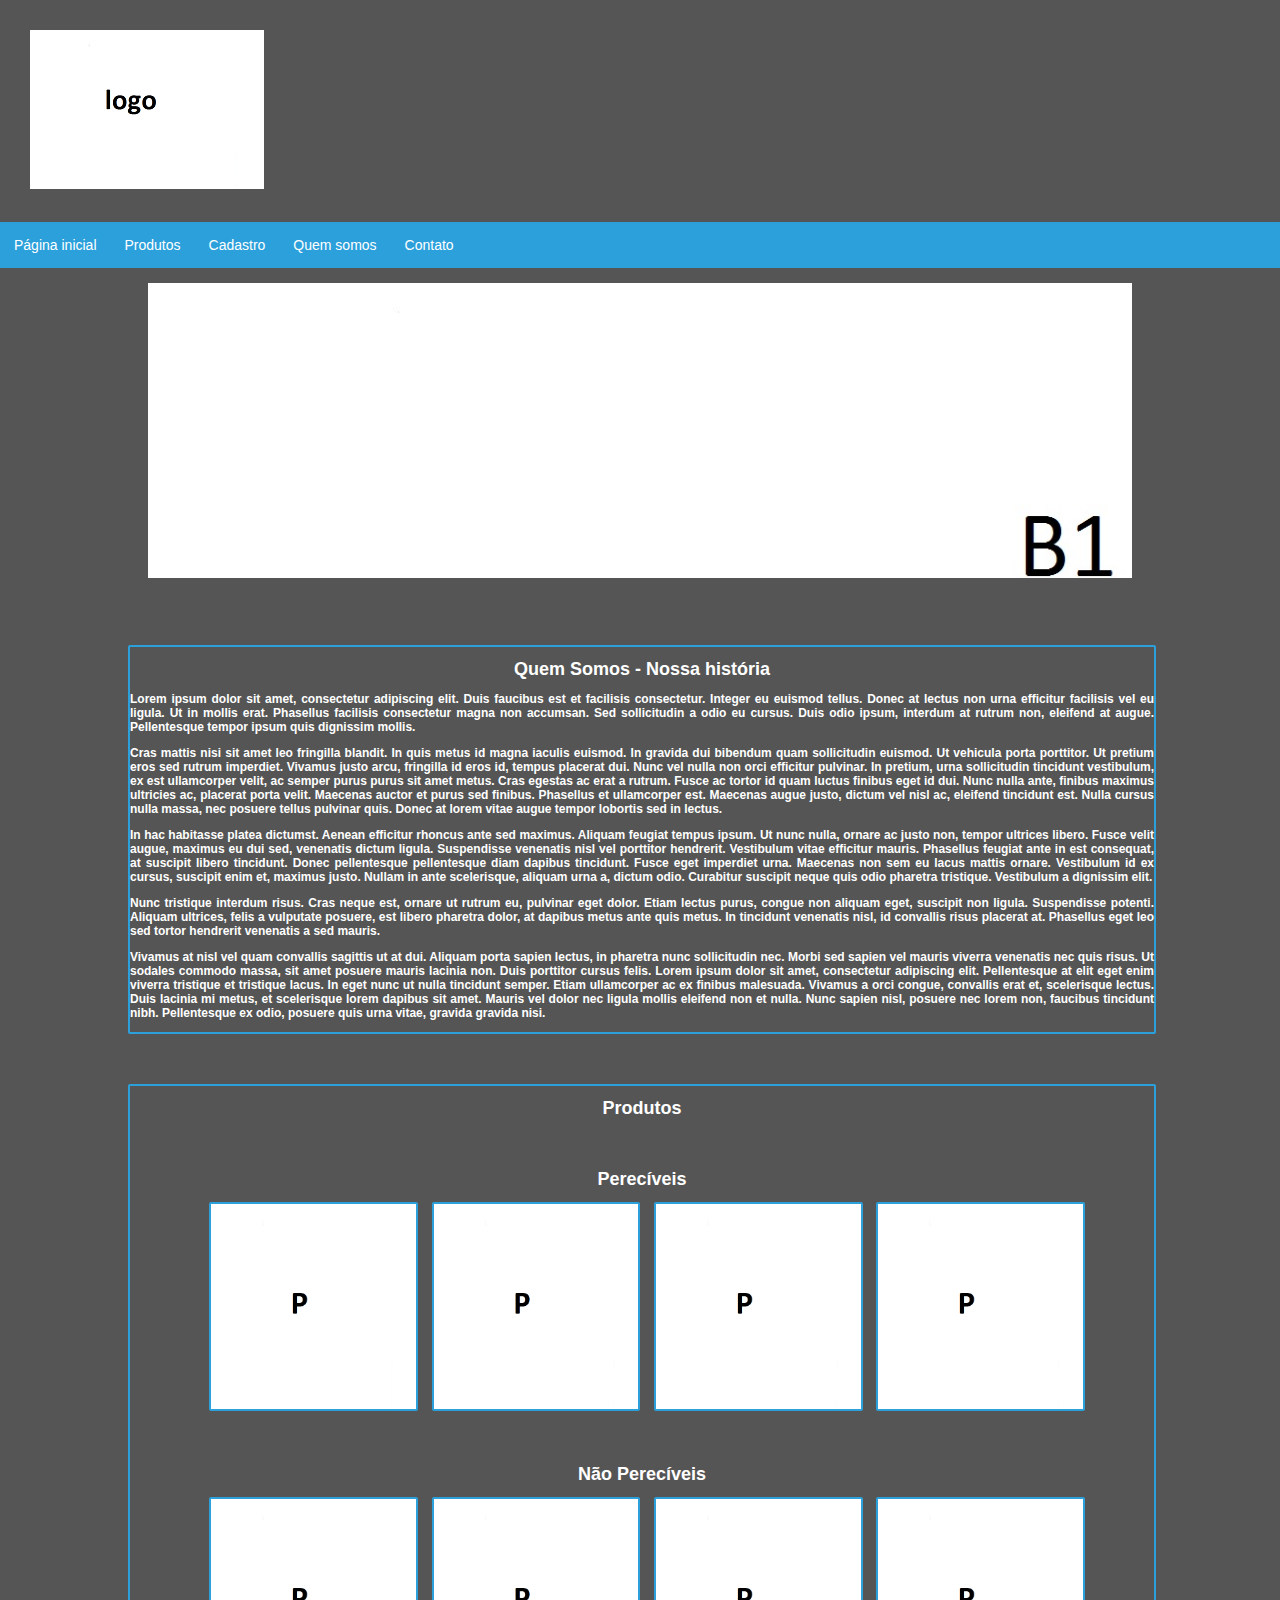
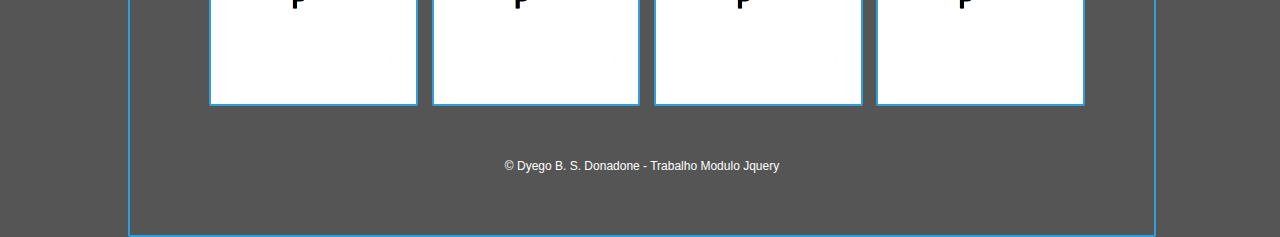
<file: index.html>
<!DOCTYPE html>
<html>
	<head>
	<script type="text/javascript" src="http://ajax.googleapis.com/ajax/libs/jquery/1.8/jquery.min.js"></script>
	<link rel="stylesheet" href="js/font-awesome.min.css">
	<link rel="stylesheet" type="text/css" href="./slick/slick.css">
  	<link rel="stylesheet" type="text/css" href="./slick/slick-theme.css">
  	<link rel="stylesheet" type="text/css" href="css/estilo.css">
  	<script src="js/jquery.modal.js" type="text/javascript" charset="utf-8"></script>
  	<link rel="stylesheet" type="text/css" href="js/jquery.modal.css">
  	<link href="lightbox2-master/src/css/lightbox.css" rel="stylesheet">
  	<script src="lightbox2-master/src/js/lightbox.js"></script>
  	<script src="sweetalert/dist/sweetalert.min.js" type="text/javascript" charset="utf-8"></script>
  	<link rel="stylesheet" type="text/css" href="sweetalert/dist/sweetalert.css">

	<meta charset="utf-8">
		<title>Trabalho 01</title>
		<script>
		    lightbox.option({
		      'resizeDuration': 200,
		      'wrapAround': true
		    });
		    $("#ex1").modal({
			  fadeDuration: 100
			});
			$(document).ready(function(){
			    $("#botao").click(function(){
				     var cont = 0;
				     $("#form input").each(function(){
				         if($(this).val() == "")
				             {
				                 $(this).css({"border" : "1px solid #F00", "padding": "2px"});
				                 cont++;
				             }
				        });
				     if(cont == 0)
				         {
				            swal("Mensagem enviada com sucesso!");
				            $("#form").submit();
				         }
				    });
				});
		</script>
	</head>
	<body>
		<div id="pagina">
			<div class="container">
				<img src="img/logo.png" class="imgLogo">
			</div>
			<div id="ex1" style="display:none; color:#000;">
				<h1 style="color:#000;">Contato</h1>
    			<form id="form" method="post" action="#">
    				<label>Nome: </label>
					<label><input type="text" name="nome" placeholder="Nome" required></label><br><br>
					<label>E-mail:</label>
					<label><input type="text" name="email" placeholder="Email" required></label><br><br>
					<label>Mensagem:<br><textarea type="text" name="mens" required></textarea></label><br>
    				<input type="button" id="botao" name="enviar" value="ENVIAR">
    			</form>
  			</div>
			<nav>
			    <ul>
			      <li><a href="index.html">Página inicial</a></li>
			      <li><a href="#produtos">Produtos</a>
			        <ul>
			          <li><a href="#pereciveis">Perecíveis</a></li>
			          <li><a href="#naopereciveis">Não-perecíveis</a></li>
			        </ul>
			      </li>
			      <li><a href="cadastro.html">Cadastro</a></li>
			      <li><a href="#quemSomos">Quem somos</a></li>
			      <li><a href="#ex1" rel="modal:open">Contato</a></li>
			    </ul>
			</nav>
			<div>
				<section class="autoplay slider">
				    <div><img src="img/01.jpg"></div>
				    <div><img src="img/02.jpg"></div>
				    <div><img src="img/03.jpg"></div>
			  </section>
			</div>
			<div id="quemSomos">
				<h1>Quem Somos - Nossa história<h1>

				<p class="paragrafo">Lorem ipsum dolor sit amet, consectetur adipiscing elit. Duis faucibus est et facilisis consectetur. Integer eu euismod tellus. Donec at lectus non urna efficitur facilisis vel eu ligula. Ut in mollis erat. Phasellus facilisis consectetur magna non accumsan. Sed sollicitudin a odio eu cursus. Duis odio ipsum, interdum at rutrum non, eleifend at augue. Pellentesque tempor ipsum quis dignissim mollis.</p>

				<p class="paragrafo">Cras mattis nisi sit amet leo fringilla blandit. In quis metus id magna iaculis euismod. In gravida dui bibendum quam sollicitudin euismod. Ut vehicula porta porttitor. Ut pretium eros sed rutrum imperdiet. Vivamus justo arcu, fringilla id eros id, tempus placerat dui. Nunc vel nulla non orci efficitur pulvinar. In pretium, urna sollicitudin tincidunt vestibulum, ex est ullamcorper velit, ac semper purus purus sit amet metus. Cras egestas ac erat a rutrum. Fusce ac tortor id quam luctus finibus eget id dui. Nunc nulla ante, finibus maximus ultricies ac, placerat porta velit. Maecenas auctor et purus sed finibus. Phasellus et ullamcorper est. Maecenas augue justo, dictum vel nisl ac, eleifend tincidunt est. Nulla cursus nulla massa, nec posuere tellus pulvinar quis. Donec at lorem vitae augue tempor lobortis sed in lectus.</p>

				<p class="paragrafo">In hac habitasse platea dictumst. Aenean efficitur rhoncus ante sed maximus. Aliquam feugiat tempus ipsum. Ut nunc nulla, ornare ac justo non, tempor ultrices libero. Fusce velit augue, maximus eu dui sed, venenatis dictum ligula. Suspendisse venenatis nisl vel porttitor hendrerit. Vestibulum vitae efficitur mauris. Phasellus feugiat ante in est consequat, at suscipit libero tincidunt. Donec pellentesque pellentesque diam dapibus tincidunt. Fusce eget imperdiet urna. Maecenas non sem eu lacus mattis ornare. Vestibulum id ex cursus, suscipit enim et, maximus justo. Nullam in ante scelerisque, aliquam urna a, dictum odio. Curabitur suscipit neque quis odio pharetra tristique. Vestibulum a dignissim elit.</p>

				<p class="paragrafo">Nunc tristique interdum risus. Cras neque est, ornare ut rutrum eu, pulvinar eget dolor. Etiam lectus purus, congue non aliquam eget, suscipit non ligula. Suspendisse potenti. Aliquam ultrices, felis a vulputate posuere, est libero pharetra dolor, at dapibus metus ante quis metus. In tincidunt venenatis nisl, id convallis risus placerat at. Phasellus eget leo sed tortor hendrerit venenatis a sed mauris.</p>

				<p class="paragrafo">Vivamus at nisl vel quam convallis sagittis ut at dui. Aliquam porta sapien lectus, in pharetra nunc sollicitudin nec. Morbi sed sapien vel mauris viverra venenatis nec quis risus. Ut sodales commodo massa, sit amet posuere mauris lacinia non. Duis porttitor cursus felis. Lorem ipsum dolor sit amet, consectetur adipiscing elit. Pellentesque at elit eget enim viverra tristique et tristique lacus. In eget nunc ut nulla tincidunt semper. Etiam ullamcorper ac ex finibus malesuada. Vivamus a orci congue, convallis erat et, scelerisque lectus. Duis lacinia mi metus, et scelerisque lorem dapibus sit amet. Mauris vel dolor nec ligula mollis eleifend non et nulla. Nunc sapien nisl, posuere nec lorem non, faucibus tincidunt nibh. Pellentesque ex odio, posuere quis urna vitae, gravida gravida nisi.</p>
			</div>
			<div id="produtos"><h1>Produtos</h1>
				<div id="pereciveis"><h1>Perecíveis</h1>
      				<a class="example-image-link" href="img/p1.png" data-lightbox="example-set" data-title="Produtos Perecíveis"><img class="example-image produto" src="img/p1.png" alt=""/></a>
      				<a class="example-image-link" href="img/p2.png" data-lightbox="example-set" data-title="Produtos Perecíveis"><img class="example-image produto" src="img/p2.png" alt="" /></a>
      				<a class="example-image-link" href="img/p3.png" data-lightbox="example-set" data-title="Produtos Perecíveis"><img class="example-image produto" src="img/p3.png" alt="" /></a>
      				<a class="example-image-link" href="img/p4.png" data-lightbox="example-set" data-title="Produtos Perecíveis"><img class="example-image produto" src="img/p4.png" alt="" /></a>
				</div>
				<div id="naopereciveis"><h1>Não Perecíveis</h1>
					<a class="example-image-link" href="img/p5.png" data-lightbox="example-set" data-title="Produtos Não Perecíveis"><img class="example-image produto" src="img/p5.png" alt=""/></a>
      				<a class="example-image-link" href="img/p6.png" data-lightbox="example-set" data-title="Produtos Não Perecíveis"><img class="example-image produto" src="img/p6.png" alt="" /></a>
      				<a class="example-image-link" href="img/p7.png" data-lightbox="example-set" data-title="Produtos Não Perecíveis"><img class="example-image produto" src="img/p7.png" alt="" /></a>
      				<a class="example-image-link" href="img/p8.png" data-lightbox="example-set" data-title="Produtos Não Perecíveis"><img class="example-image produto" src="img/p8.png" alt="" /></a>
				</div>
				<div class="rodape">
					<p>&copy; Dyego B. S. Donadone - Trabalho Modulo Jquery</p>
				</div>
			</div>
			<div id="toTop" style="display: none;">^ Voltar topo</div>
		</div>
	<script src="lightbox2-master/dist/js/lightbox-plus-jquery.min.js"></script>

	<script>
	$('nav li').hover(
	  function() {
		  $('ul', this).stop().slideDown(200);
	  },
		function() {
	    $('ul', this).stop().slideUp(200);
	  }
	);
	</script>
	<script src="./slick/slick.js" type="text/javascript" charset="utf-8"></script>
  	<script type="text/javascript">
    $(document).on('ready', function() {
	      $('.autoplay').slick({
		  slidesToShow: 1,
		  slidesToScroll: 1,
		  autoplay: true,
		  autoplaySpeed: 2500,
		});
    });

  $(function() { 
  	$(window).scroll(function() { 
  		if($(this).scrollTop() != 0) { 
  			$('#toTop').fadeIn();   
  		} else { 
  			$('#toTop').fadeOut(); } 
  		}); $('#toTop').click(function() { 
  			$('body,html').animate({scrollTop:0},1200); 
  		});
	});
	</script>
	
	</body>
</html>
</file>
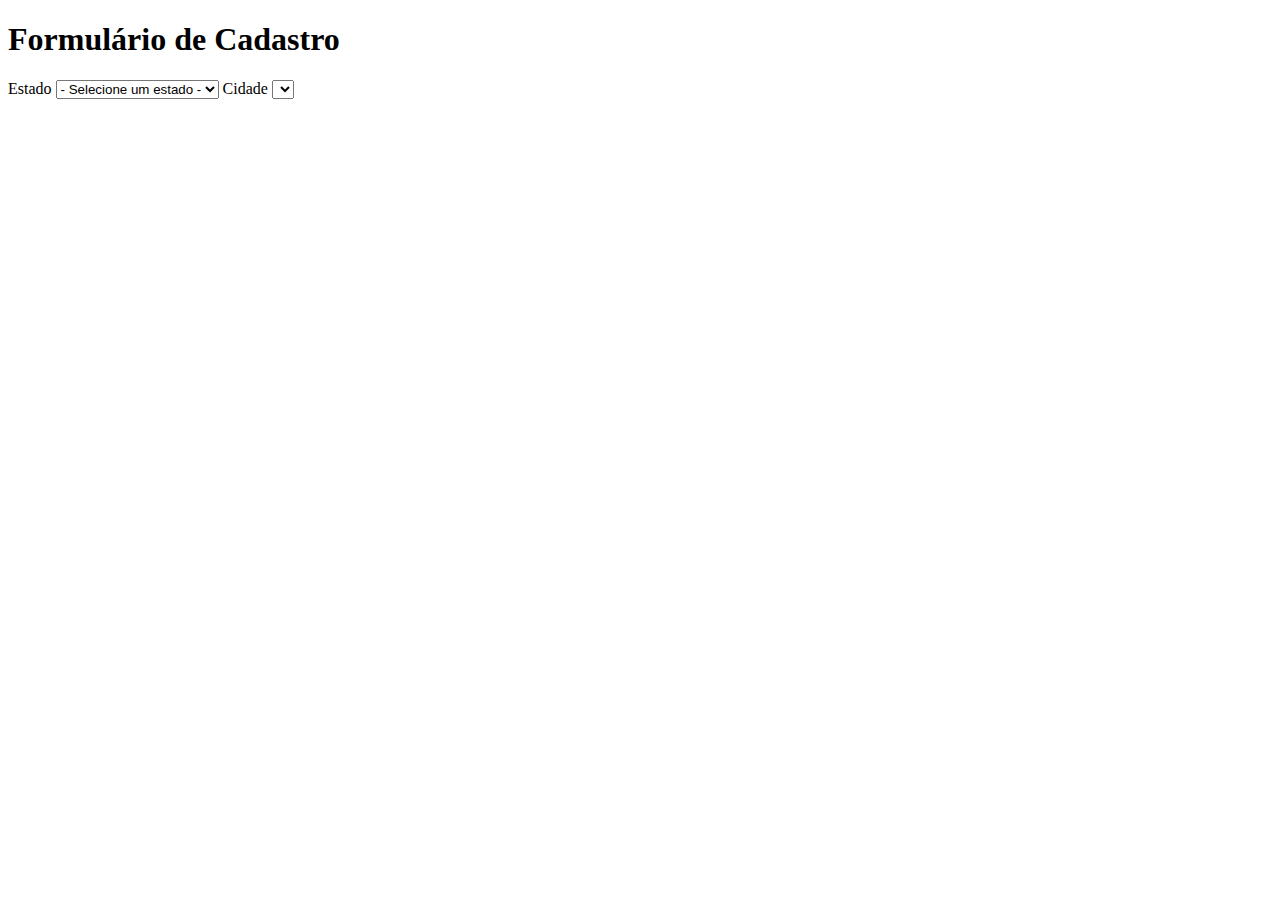
<file: exercicio1/index.html>
<!doctype html>
<html>
	<head>
		<meta charset="utf-8" />
		<meta http-equiv="content-type" content="text/html; charset=utf-8"/>
		<title>Exemplo 1</title>
		<script type="text/javascript" src="jquery-3.1.0.min.js"></script>
		<script type="text/javascript">	
		
		$(document).ready(function () {
			$.getJSON('estados-cidades.json', function (data) {
				var itens = '<option name="">- Selecione um estado -</option>';

				$.each(data, function (key, val) {
					itens += '<option value="' + val.nome + '">' + val.nome + '</option>';
				});

				$("#estado").html(itens);				
				$("#estado").change(function () {				
			
					var cidade = '';
					var str = "";					
					
					$("#estado option:selected").each(function () {
						str += $(this).text();
					});
					
					$.each(data, function (key, val) {
						if(val.nome == str) {							
							$.each(val.cidades, function (key_city, val_city) {
							cidade += '<option value="' + val_city + '">' + val_city + '</option>';
							});							
						}
					});
					$("#cidade").html(cidade);
				}).change();		
			});
		});
		
		</script>
	</head>
	<body>
		<h1>Formulário de Cadastro</h1>
		<label for="estado">Estado</label>
		<select id="estado"></select>
		<label for="cidade">Cidade</label>
		<select id="cidade"></select>
	</body>
</html>
</file>
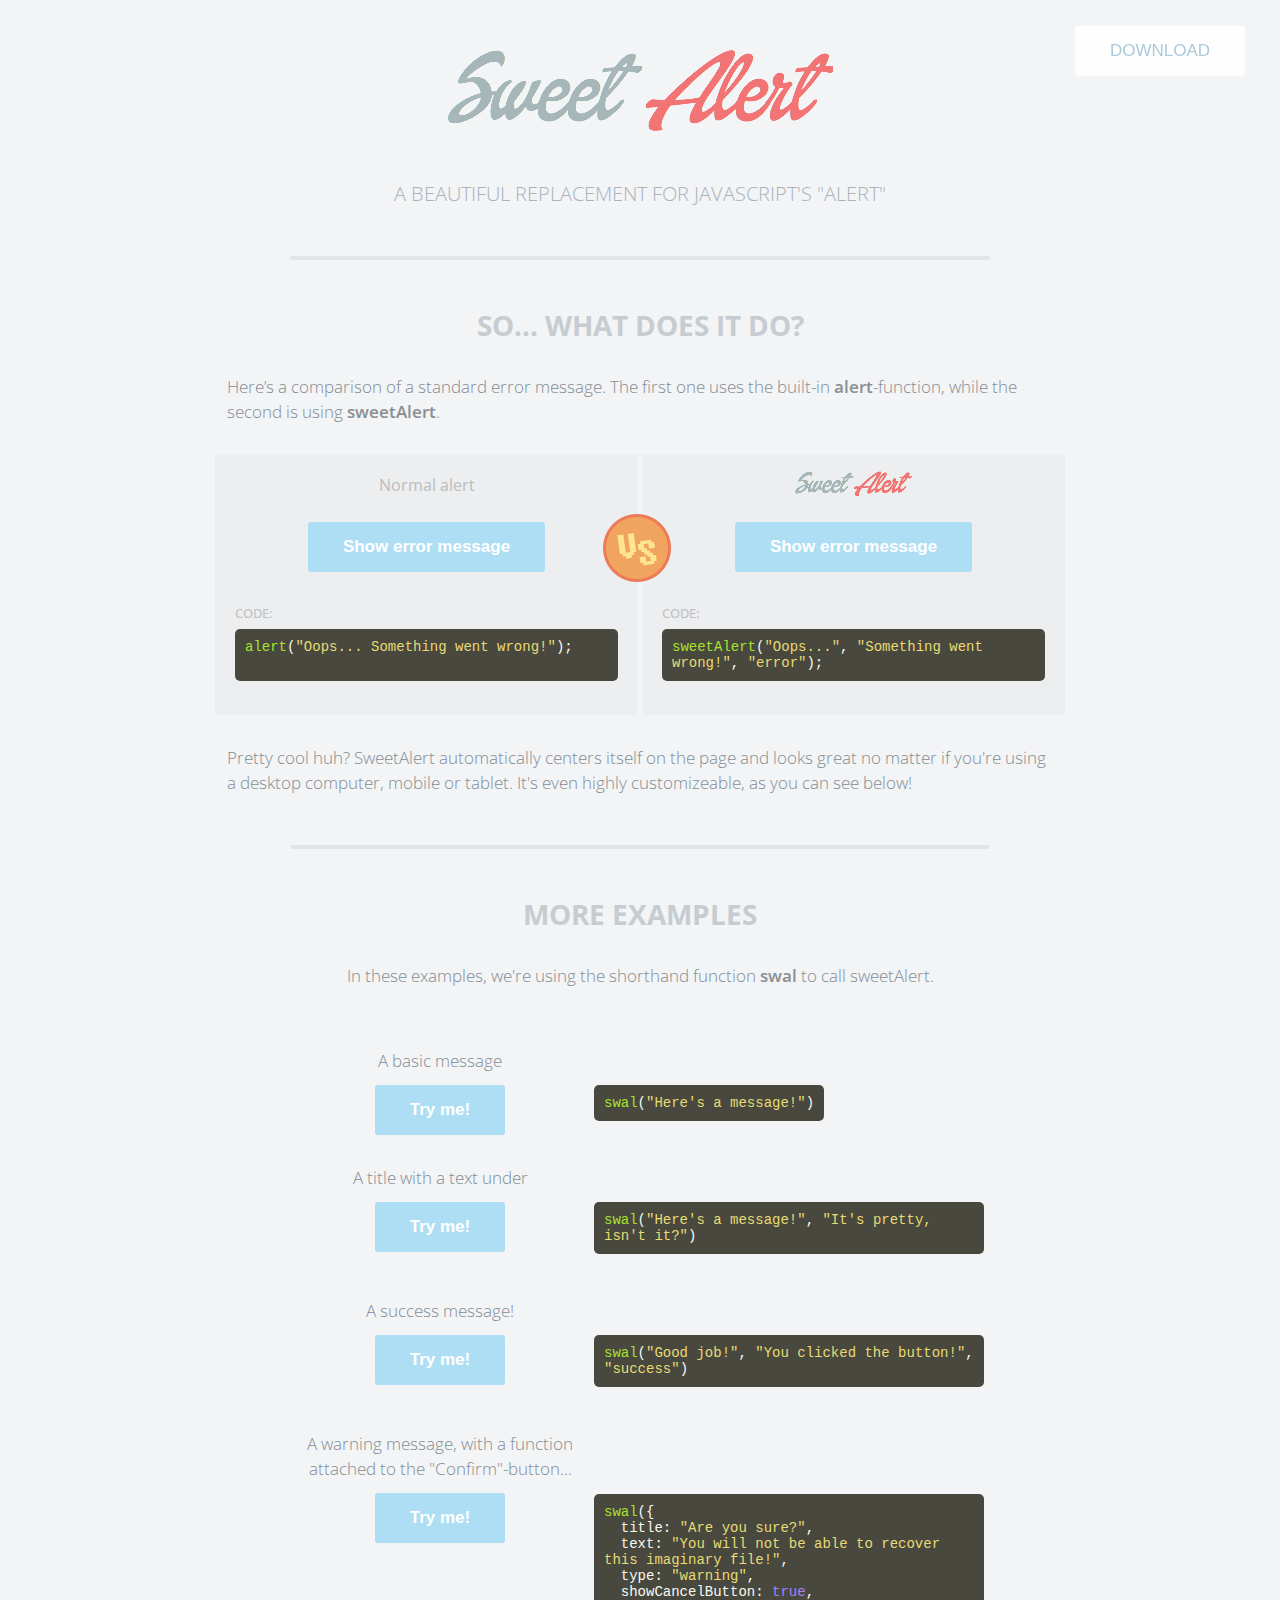
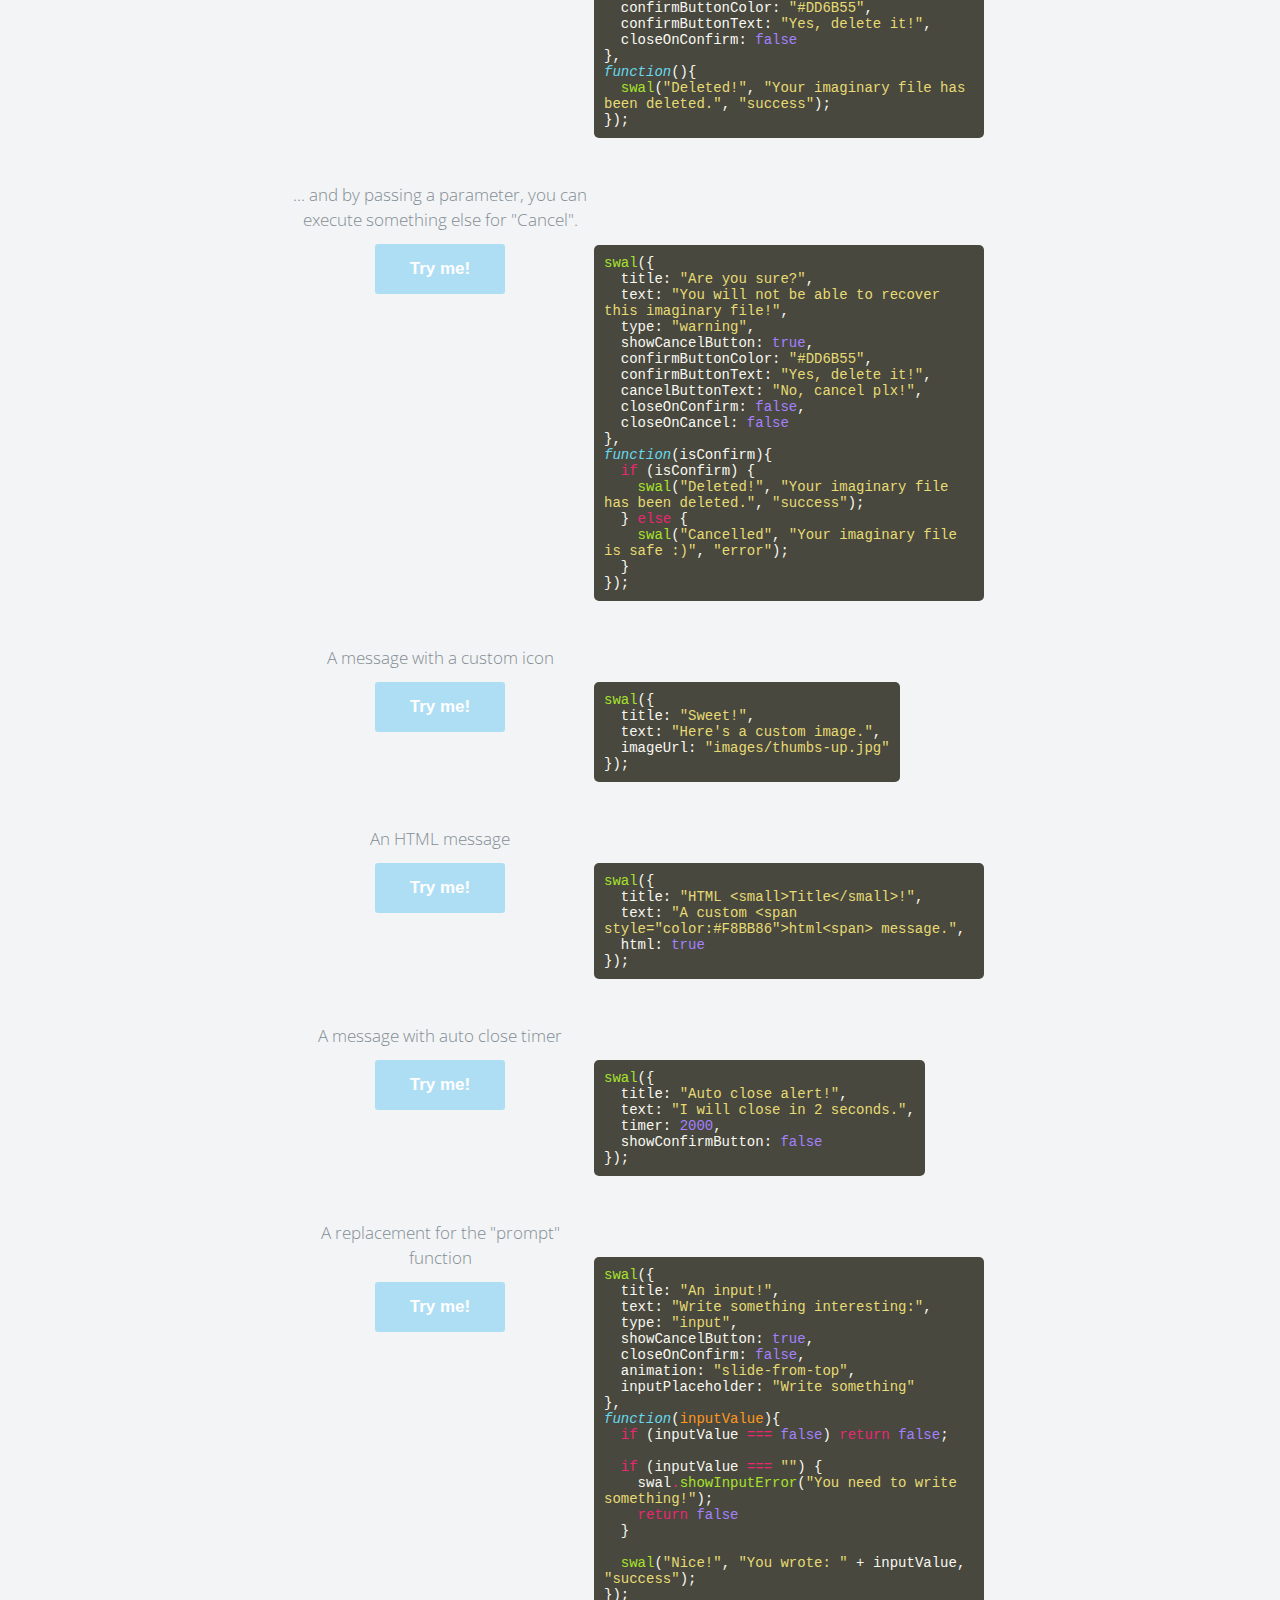
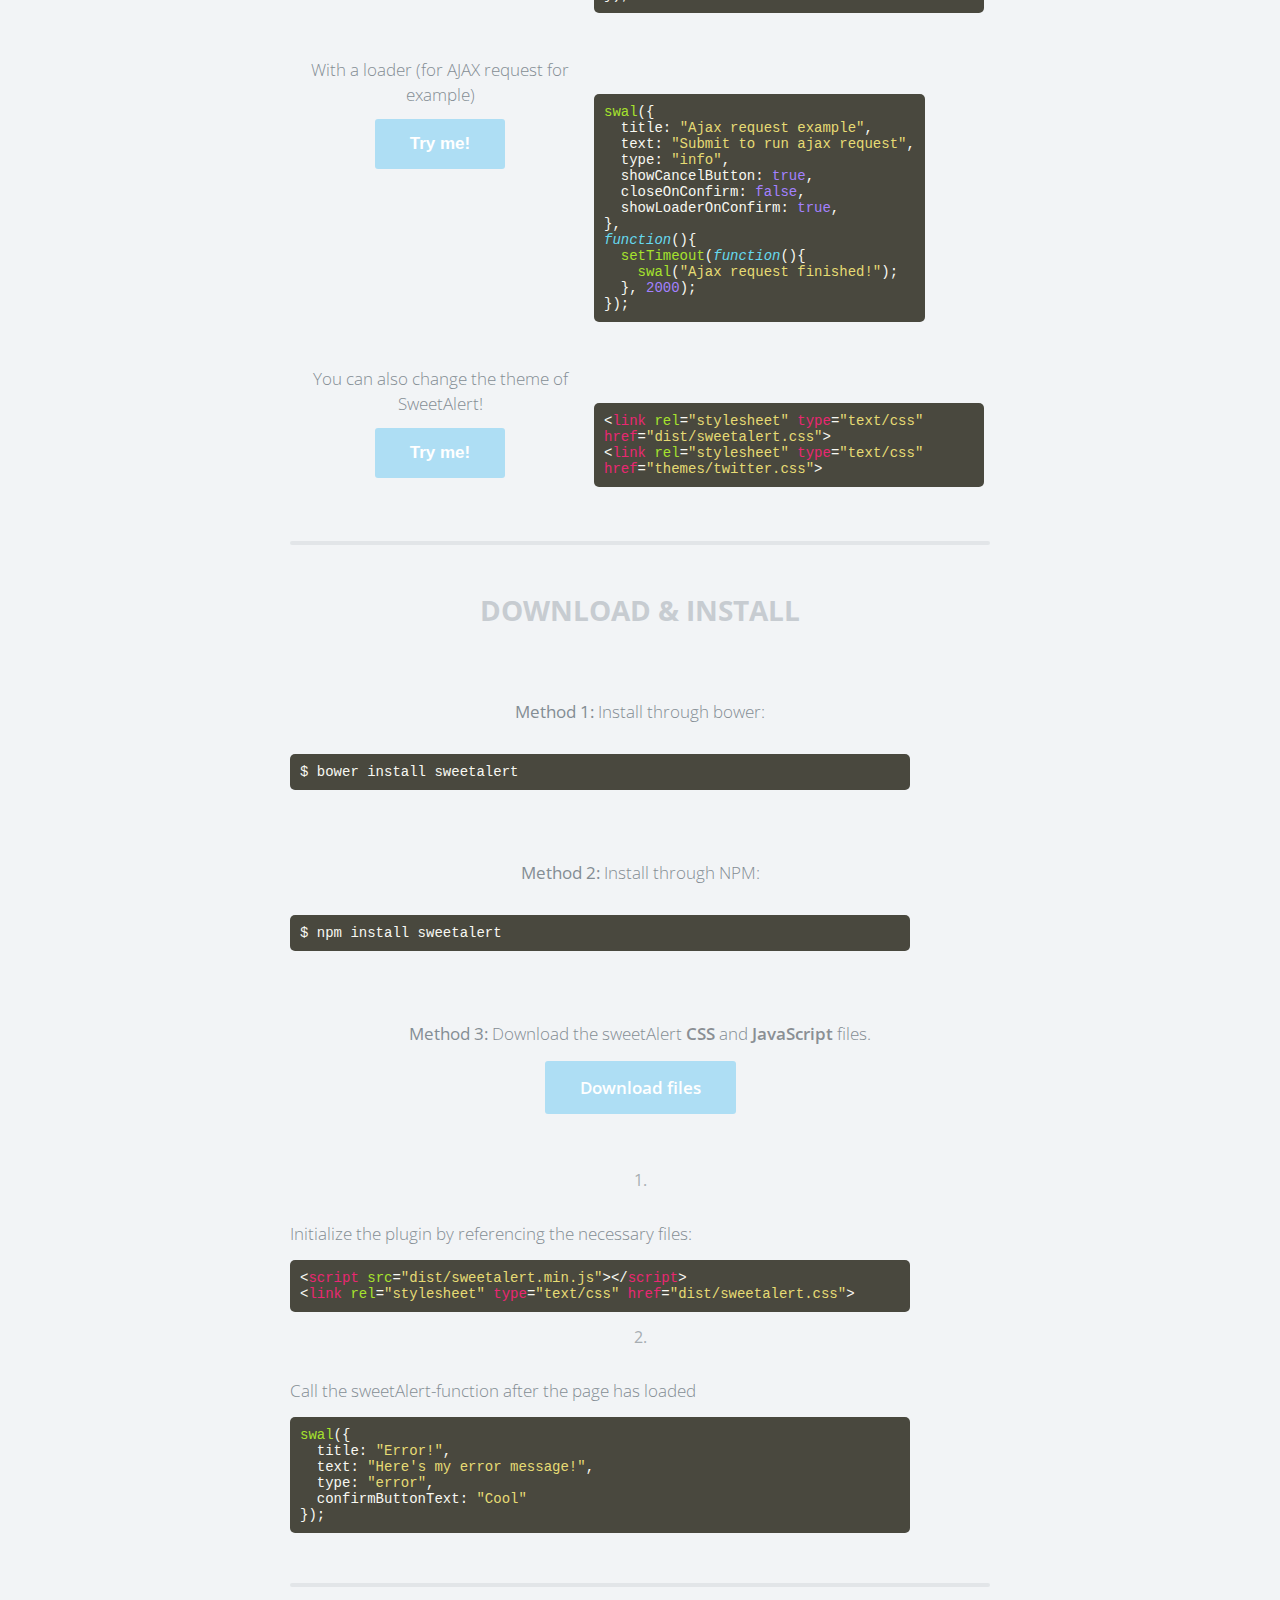
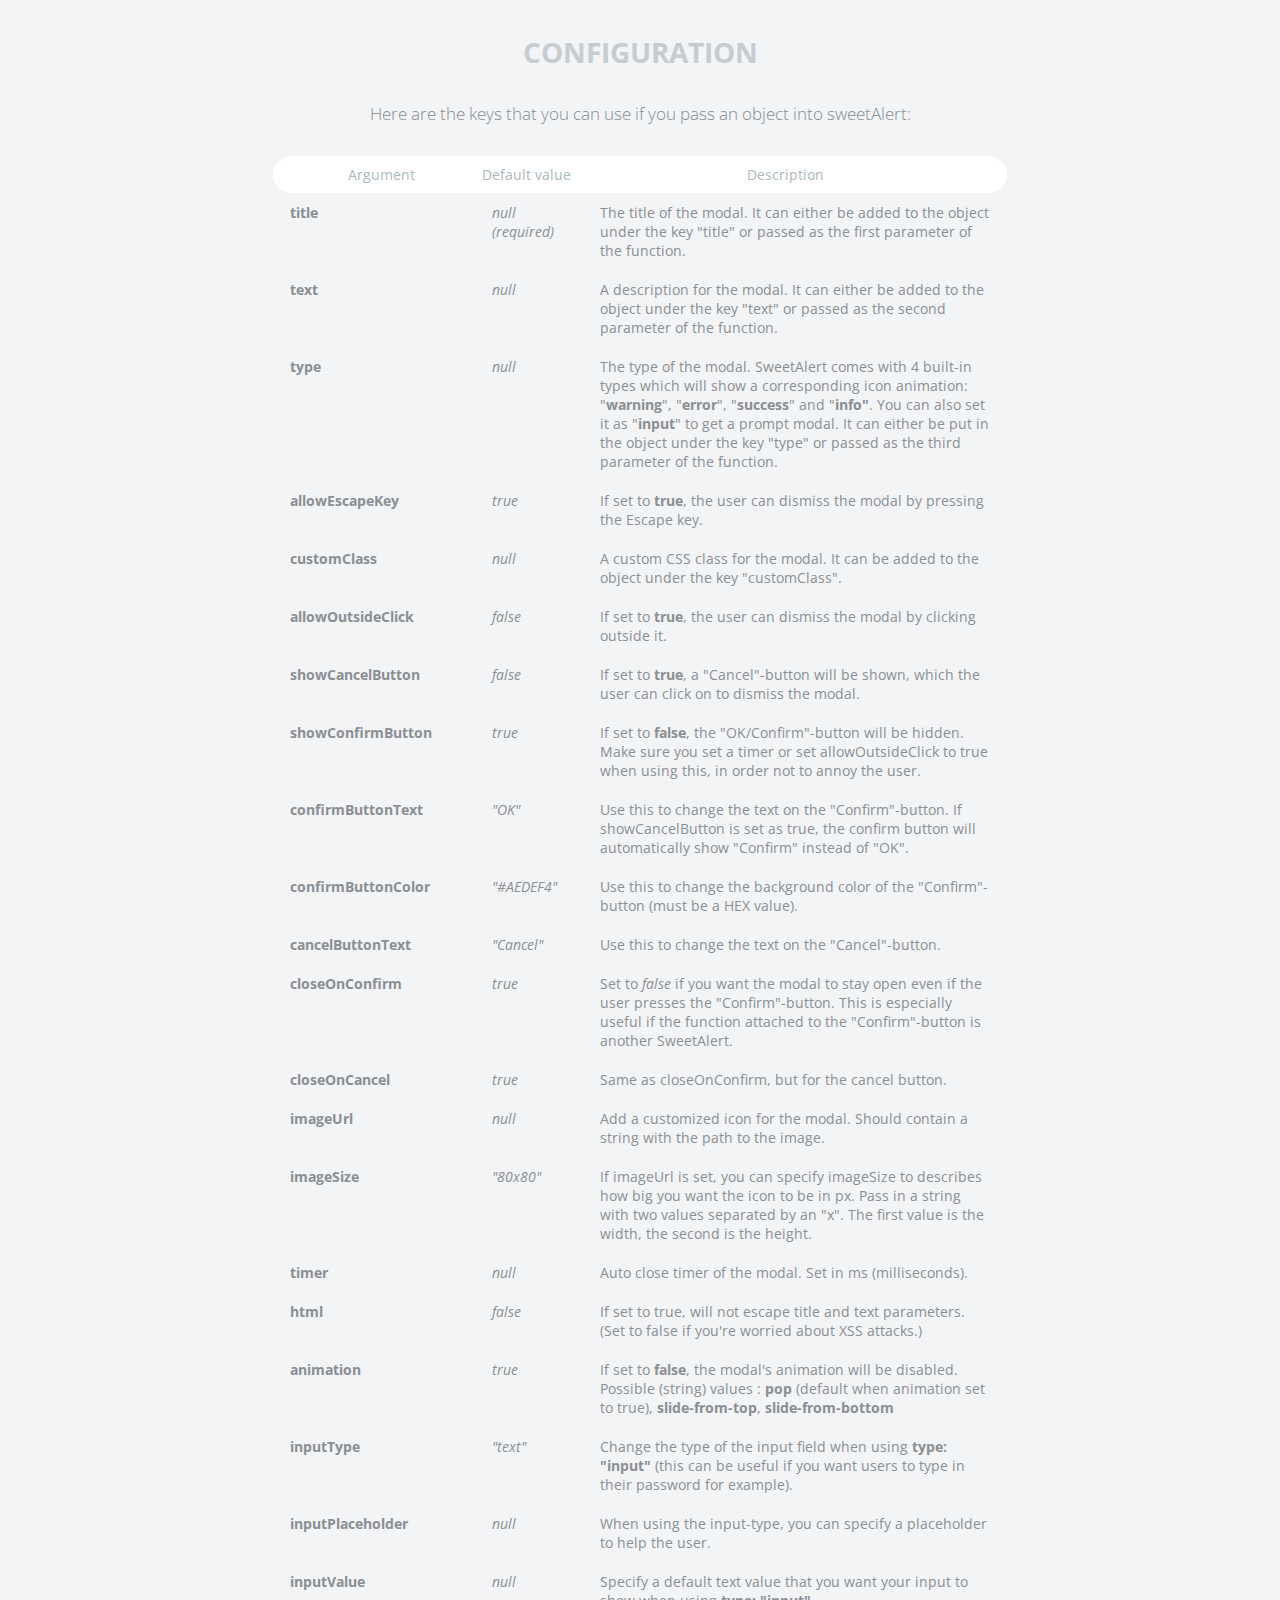
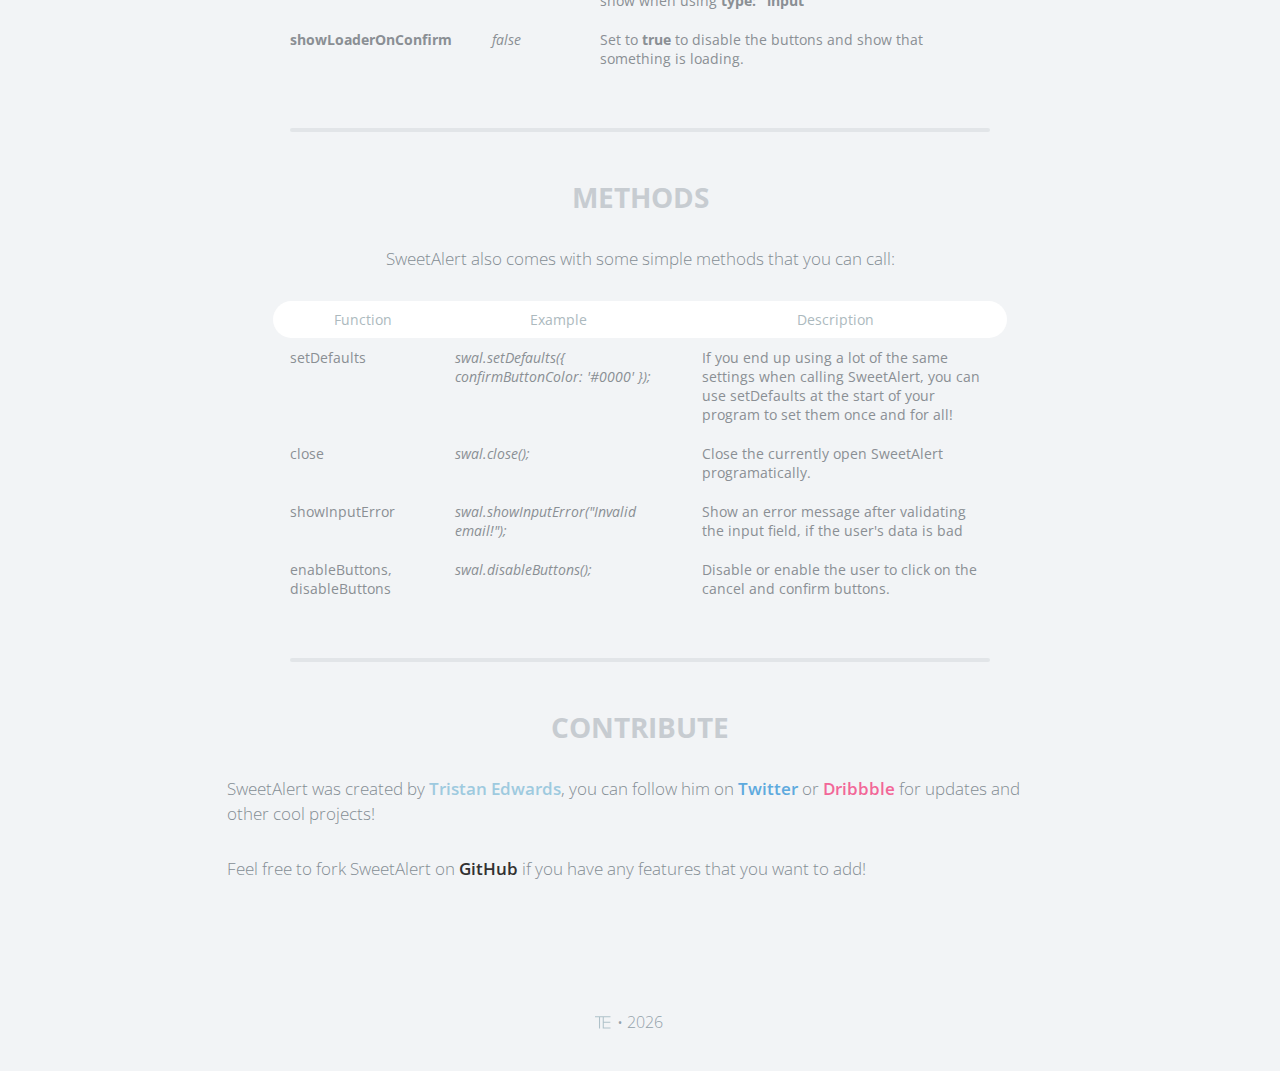
<file: sweetalert/index.html>
<!doctype html>

<html>

<head>
  <meta charset="utf-8">
  <meta name="viewport" content="width=device-width, initial-scale=1, maximum-scale=1, user-scalable=0" />
  <title>SweetAlert</title>

  <link rel="stylesheet" href="example/example.css">
  <script src="https://code.jquery.com/jquery-2.1.3.min.js"></script>

  <!-- This is what you need -->
  <script src="dist/sweetalert-dev.js"></script>
  <link rel="stylesheet" href="dist/sweetalert.css">
  <!--.......................-->

</head>

<body>

<h1>Sweet Alert</h1>
<h2>A beautiful replacement for JavaScript's "Alert"</h2>
<button class="download">Download</button>

<!-- What does it do? -->
<h3>So... What does it do?</h3>
<p>Here’s a comparison of a standard error message. The first one uses the built-in <strong>alert</strong>-function, while the second is using <strong>sweetAlert</strong>.</p>

<div class="showcase normal">
	<h4>Normal alert</h4>
	<button>Show error message</button>

	<h5>Code:</h5>
	<pre><span class="attr">alert</span>(<span class="str">"Oops... Something went wrong!"</span>);

	</pre>

	<div class="vs-icon"></div>
</div>

<div class="showcase sweet">
	<h4>Sweet Alert</h4>
	<button>Show error message</button>

	<h5>Code:</h5>
	<pre><span class="attr">sweetAlert</span>(<span class="str">"Oops..."</span>, <span class="str">"Something went wrong!"</span>, <span class="str">"error"</span>);</pre>
</div>

<p>Pretty cool huh? SweetAlert automatically centers itself on the page and looks great no matter if you're using a desktop computer, mobile or tablet. It's even highly customizeable, as you can see below!</p>


<!-- Examples -->
<h3>More examples</h3>

<p class="center">In these examples, we're using the shorthand function <strong>swal</strong> to call sweetAlert.</p>

<ul class="examples">

	<li class="message">
		<div class="ui">
			<p>A basic message</p>
			<button>Try me!</button>
		</div>
		<pre><span class="attr">swal</span>(<span class="str">"Here's a message!"</span>)</pre>
	</li>

	<li class="title-text">
		<div class="ui">
			<p>A title with a text under</p>
			<button>Try me!</button>
		</div>
		<pre><span class="attr">swal</span>(<span class="str">"Here's a message!"</span>, <span class="str">"It's pretty, isn't it?"</span>)</pre>
	</li>

	<li class="success">
		<div class="ui">
			<p>A success message!</p>
			<button>Try me!</button>
		</div>
		<pre><span class="attr">swal</span>(<span class="str">"Good job!"</span>, <span class="str">"You clicked the button!"</span>, <span class="str">"success"</span>)</pre>
	</li>

	<li class="warning confirm">
		<div class="ui">
			<p>A warning message, with a function attached to the "Confirm"-button...</p>
			<button>Try me!</button>
		</div>
		<pre><span class="attr">swal</span>({
&nbsp;&nbsp;title: <span class="str">"Are you sure?"</span>,
&nbsp;&nbsp;text: <span class="str">"You will not be able to recover this imaginary file!"</span>,
&nbsp;&nbsp;type: <span class="str">"warning"</span>,
&nbsp;&nbsp;showCancelButton: <span class="val">true</span>,
&nbsp;&nbsp;confirmButtonColor: <span class="str">"#DD6B55"</span>,
&nbsp;&nbsp;confirmButtonText: <span class="str">"Yes, delete it!"</span>,
&nbsp;&nbsp;closeOnConfirm: <span class="val">false</span>
},
<span class="func"><i>function</i></span>(){
&nbsp;&nbsp;<span class="attr">swal</span>(<span class="str">"Deleted!"</span>, <span class="str">"Your imaginary file has been deleted."</span>, <span class="str">"success"</span>);
});</pre>
	</li>

	<li class="warning cancel">
		<div class="ui">
			<p>... and by passing a parameter, you can execute something else for "Cancel".</p>
			<button>Try me!</button>
		</div>
		<pre><span class="attr">swal</span>({
&nbsp;&nbsp;title: <span class="str">"Are you sure?"</span>,
&nbsp;&nbsp;text: <span class="str">"You will not be able to recover this imaginary file!"</span>,
&nbsp;&nbsp;type: <span class="str">"warning"</span>,
&nbsp;&nbsp;showCancelButton: <span class="val">true</span>,
&nbsp;&nbsp;confirmButtonColor: <span class="str">"#DD6B55"</span>,
&nbsp;&nbsp;confirmButtonText: <span class="str">"Yes, delete it!"</span>,
&nbsp;&nbsp;cancelButtonText: <span class="str">"No, cancel plx!"</span>,
&nbsp;&nbsp;closeOnConfirm: <span class="val">false</span>,
&nbsp;&nbsp;closeOnCancel: <span class="val">false</span>
},
<span class="func"><i>function</i></span>(isConfirm){
&nbsp;&nbsp;<span class="tag">if</span> (isConfirm) {
&nbsp;&nbsp;&nbsp;&nbsp;<span class="attr">swal</span>(<span class="str">"Deleted!"</span>, <span class="str">"Your imaginary file has been deleted."</span>, <span class="str">"success"</span>);
&nbsp;&nbsp;} <span class="tag">else</span> {
	&nbsp;&nbsp;&nbsp;&nbsp;<span class="attr">swal</span>(<span class="str">"Cancelled"</span>, <span class="str">"Your imaginary file is safe :)"</span>, <span class="str">"error"</span>);
&nbsp;&nbsp;}
});</pre>
	</li>

	<li class="custom-icon">
		<div class="ui">
			<p>A message with a custom icon</p>
			<button>Try me!</button>
		</div>
		<pre><span class="attr">swal</span>({
&nbsp;&nbsp;title: <span class="str">"Sweet!"</span>,
&nbsp;&nbsp;text: <span class="str">"Here's a custom image."</span>,
&nbsp;&nbsp;imageUrl: <span class="str">"images/thumbs-up.jpg"</span>
});</pre>
	</li>

	<li class="message-html">
		<div class="ui">
			<p>An HTML message</p>
			<button>Try me!</button>
		</div>
		<pre><span class="attr">swal</span>({
&nbsp;&nbsp;title: <span class="str">"HTML &lt;small&gt;Title&lt;/small&gt;!"</span>,
&nbsp;&nbsp;text: <span class="str">"A custom &lt;span style="color:#F8BB86"&gt;html&lt;span&gt; message."</span>,
&nbsp;&nbsp;html: <span class="val">true</span>
});</pre>
	</li>

	<li class="timer">
		<div class="ui">
			<p>A message with auto close timer</p>
			<button>Try me!</button>
		</div>
		<pre><span class="attr">swal</span>({
&nbsp;&nbsp;title: <span class="str">"Auto close alert!"</span>,
&nbsp;&nbsp;text: <span class="str">"I will close in 2 seconds."</span>,
&nbsp;&nbsp;timer: <span class="val">2000</span>,
&nbsp;&nbsp;showConfirmButton: <span class="val">false</span>
});</pre>
	</li>


	<li class="input">
		<div class="ui">
			<p>A replacement for the "prompt" function</p>
			<button>Try me!</button>
		</div>
		<pre><span class="attr">swal</span>({
&nbsp;&nbsp;title: <span class="str">"An input!"</span>,
&nbsp;&nbsp;text: <span class="str">"Write something interesting:"</span>,
&nbsp;&nbsp;type: <span class="str">"input"</span>,
&nbsp;&nbsp;showCancelButton: <span class="val">true</span>,
&nbsp;&nbsp;closeOnConfirm: <span class="val">false</span>,
&nbsp;&nbsp;animation: <span class="str">"slide-from-top"</span>,
&nbsp;&nbsp;inputPlaceholder: <span class="str">"Write something"</span>
},
<span class="func"><i>function</i></span>(<span class="arg">inputValue</span>){
&nbsp;&nbsp;<span class="tag">if</span> (inputValue <span class="tag">===</span> <span class="val">false</span>) <span class="tag">return</span> <span class="val">false</span>;
&nbsp;&nbsp;
&nbsp;&nbsp;<span class="tag">if</span> (inputValue <span class="tag">===</span> <span class="str">""</span>) {
&nbsp;&nbsp;&nbsp;&nbsp;swal<span class="tag">.</span><span class="attr">showInputError</span>(<span class="str">"You need to write something!"</span>);
&nbsp;&nbsp;&nbsp;&nbsp;<span class="tag">return</span> <span class="val">false</span>
&nbsp;&nbsp;}
&nbsp;&nbsp;
&nbsp;&nbsp;<span class="attr">swal</span>(<span class="str">"Nice!"</span>, <span class="str">"You wrote: "</span> + inputValue, <span class="str">"success"</span>);
});</pre>
	</li>

  <li class="ajax">
    <div class="ui">
			<p>With a loader (for AJAX request for example)</p>
			<button>Try me!</button>
		</div>
		<pre><span class="attr">swal</span>({
&nbsp;&nbsp;title: <span class="str">"Ajax request example"</span>,
&nbsp;&nbsp;text: <span class="str">"Submit to run ajax request"</span>,
&nbsp;&nbsp;type: <span class="str">"info"</span>,
&nbsp;&nbsp;showCancelButton: <span class="val">true</span>,
&nbsp;&nbsp;closeOnConfirm: <span class="val">false</span>,
&nbsp;&nbsp;showLoaderOnConfirm: <span class="val">true</span>,
},
<span class="func"><i>function</i></span>(){
&nbsp;&nbsp;<span class="attr">setTimeout</span>(<span class="func"><i>function</i></span>(){
&nbsp;&nbsp;&nbsp;&nbsp;<span class="attr">swal</span>(<span class="str">"Ajax request finished!"</span>);
&nbsp;&nbsp;}, <span class="val">2000</span>);
});</pre>
	</li>

	<li class="theme">
		<div class="ui">
			<p>You can also change the theme of SweetAlert!</p>
			<button>Try me!</button>
		</div>
		<pre>&lt;<span class="tag">link</span> <span class="attr">rel</span>=<span class="str">"stylesheet"</span> <span class="tag">type</span>=<span class="str">"text/css"</span> <span class="tag">href</span>=<span class="str">"dist/sweetalert.css"</span>&gt;
			&lt;<span class="tag">link</span> <span class="attr">rel</span>=<span class="str">"stylesheet"</span> <span class="tag">type</span>=<span class="str">"text/css"</span> <span class="tag">href</span>=<span class="str">"themes/twitter.css"</span>&gt;</pre>
	</li>

</ul>


<!-- Download & Install -->
<h3 id="download-section">Download & install</h3>

<div class="center-container">
	<p class="center"><b>Method 1:</b> Install through bower:</p>
	<pre class="center">$ bower install sweetalert</pre>
</div>

<div class="center-container">
	<p class="center"><b>Method 2:</b> Install through NPM:</p>
	<pre class="center">$ npm install sweetalert</pre>
</div>

<p class="center"><b>Method 3:</b> Download the sweetAlert <strong>CSS</strong> and <strong>JavaScript</strong> files.</p>

<a class="button" href="https://github.com/t4t5/sweetalert/archive/master.zip" download>Download files</a>

<ol>
	<li>
		<p>Initialize the plugin by referencing the necessary files:</p>
		<pre>&lt;<span class="tag">script</span> <span class="attr">src</span>=<span class="str">"dist/sweetalert.min.js"</span>&gt;&lt;/<span class="tag">script</span>&gt;
&lt;<span class="tag">link</span> <span class="attr">rel</span>=<span class="str">"stylesheet"</span> <span class="tag">type</span>=<span class="str">"text/css"</span> <span class="tag">href</span>=<span class="str">"dist/sweetalert.css"</span>&gt;</pre>
	</li>

	<li>
		<p>Call the sweetAlert-function after the page has loaded</p>
		<pre><span class="attr">swal</span>({
&nbsp;&nbsp;title: <span class="str">"Error!"</span>,
&nbsp;&nbsp;text: <span class="str">"Here's my error message!"</span>,
&nbsp;&nbsp;type: <span class="str">"error"</span>,
&nbsp;&nbsp;confirmButtonText: <span class="str">"Cool"</span>
});
</pre>
	</li>
</ol>



<!-- Configuration -->
<h3>Configuration</h3>

<p class="center">Here are the keys that you can use if you pass an object into sweetAlert:</p>

<table>
	<tr class="titles">
		<th>
			<div class="border-left"></div>
			Argument
		</th>
		<th>Default value</th>
		<th>
			<div class="border-right"></div>
			Description
		</th>
	</tr>
	<tr>
		<td><b>title</b></td>
		<td><i>null (required)</i></td>
		<td>The title of the modal. It can either be added to the object under the key "title" or passed as the first parameter of the function.</td>
	</tr>
	<tr>
		<td><b>text</b></td>
		<td><i>null</i></td>
		<td>A description for the modal. It can either be added to the object under the key "text" or passed as the second parameter of the function.</td>
	</tr>
	<tr>
		<td><b>type</b></td>
		<td><i>null</i></td>
		<td>The type of the modal. SweetAlert comes with 4 built-in types which will show a corresponding icon animation: "<strong>warning</strong>", "<strong>error</strong>", "<strong>success</strong>" and "<strong>info"</strong>. You can also set it as "<strong>input</strong>" to get a prompt modal. It can either be put in the object under the key "type" or passed as the third parameter of the function.</td>
	</tr>
    <tr>
      <td><b>allowEscapeKey</b></td>
      <td><i>true</i></td>
      <td>If set to <strong>true</strong>, the user can dismiss the modal by pressing the Escape key.</td>
    </tr>
	<tr>
		<td><b>customClass</b></td>
		<td><i>null</i></td>
		<td>A custom CSS class for the modal. It can be added to the object under the key "customClass".</td>
	</tr>
	<tr>
		<td><b>allowOutsideClick</b></td>
		<td><i>false</i></td>
		<td>If set to <strong>true</strong>, the user can dismiss the modal by clicking outside it.</td>
	</tr>
	<tr>
		<td><b>showCancelButton</b></td>
		<td><i>false</i></td>
		<td>If set to <strong>true</strong>, a "Cancel"-button will be shown, which the user can click on to dismiss the modal.</td>
	</tr>
	<tr>
		<td><b>showConfirmButton</b></td>
		<td><i>true</i></td>
		<td>If set to <strong>false</strong>, the "OK/Confirm"-button will be hidden. Make sure you set a timer or set allowOutsideClick to true when using this, in order not to annoy the user.</td>
	</tr>
	<tr>
		<td><b>confirmButtonText</b></td>
		<td><i>"OK"</i></td>
		<td>Use this to change the text on the "Confirm"-button. If showCancelButton is set as true, the confirm button will automatically show "Confirm" instead of "OK".</td>
	</tr>
	<tr>
		<td><b>confirmButtonColor</b></td>
		<td><i>"#AEDEF4"</i></td>
		<td>Use this to change the background color of the "Confirm"-button (must be a HEX value).</td>
	</tr>
	<tr>
		<td><b>cancelButtonText</b></td>
		<td><i>"Cancel"</i></td>
		<td>Use this to change the text on the "Cancel"-button.</td>
	</tr>
	<tr>
		<td><b>closeOnConfirm</b></td>
		<td><i>true</i></td>
		<td>Set to <i>false</i> if you want the modal to stay open even if the user presses the "Confirm"-button. This is especially useful if the function attached to the "Confirm"-button is another SweetAlert.</td>
	</tr>
	<tr>
		<td><b>closeOnCancel</b></td>
		<td><i>true</i></td>
		<td>Same as closeOnConfirm, but for the cancel button.</td>
	</tr>
	<tr>
		<td><b>imageUrl</b></td>
		<td><i>null</i></td>
		<td>Add a customized icon for the modal. Should contain a string with the path to the image.</td>
	</tr>
	<tr>
		<td><b>imageSize</b></td>
		<td><i>"80x80"</i></td>
		<td>If imageUrl is set, you can specify imageSize to describes how big you want the icon to be in px. Pass in a string with two values separated by an "x". The first value is the width, the second is the height.</td>
	</tr>
	<tr>
		<td><b>timer</b></td>
		<td><i>null</i></td>
		<td>Auto close timer of the modal. Set in ms (milliseconds).</td>
	</tr>
	<tr>
		<td><b>html</b></td>
		<td><i>false</i></td>
		<td>If set to true, will not escape title and text parameters. (Set to false if you're worried about XSS attacks.)</td>
	</tr>
	<tr>
		<td><b>animation</b></td>
		<td><i>true</i></td>
		<td>If set to <strong>false</strong>, the modal's animation will be disabled. Possible (string) values : <strong>pop</strong> (default when animation set to true), <strong>slide-from-top</strong>, <strong>slide-from-bottom</strong></td>
	</tr>
	<tr>
		<td><b>inputType</b></td>
		<td><i>"text"</i></td>
		<td>Change the type of the input field when using <strong>type: "input"</strong> (this can be useful if you want users to type in their password for example).</td>
	</tr>
	<tr>
		<td><b>inputPlaceholder</b></td>
		<td><i>null</i></td>
		<td>When using the input-type, you can specify a placeholder to help the user.</td>
	</tr>
	<tr>
		<td><b>inputValue</b></td>
		<td><i>null</i></td>
		<td>Specify a default text value that you want your input to show when using <strong>type: "input"</strong></td>
	</tr>
	<tr>
		<td><b>showLoaderOnConfirm</b></td>
		<td><i>false</i></td>
    <td>Set to <strong>true</strong> to disable the buttons and show that something is loading.</td>
	</tr>
</table>


<!-- Methods -->
<h3>Methods</h3>

<p class="center">SweetAlert also comes with some simple methods that you can call:</p>

<table>
	<tr class="titles">
		<th>
			<div class="border-left"></div>
			Function
		</th>
		<th>Example</th>
		<th>
			<div class="border-right"></div>
			Description
		</th>
	</tr>
	<tr>
		<td>setDefaults</td>
		<td><i>swal.setDefaults({ confirmButtonColor: '#0000' });</i></td>
		<td>If you end up using a lot of the same settings when calling SweetAlert, you can use setDefaults at the start of your program to set them once and for all!</td>
	</tr>
	<tr>
		<td>close</td>
		<td><i>swal.close();</i></td>
		<td>Close the currently open SweetAlert programatically.</td>
	</tr>
	<tr>
		<td>showInputError</td>
		<td><i>swal.showInputError("Invalid email!");</i></td>
		<td>Show an error message after validating the input field, if the user's data is bad</td>
	</tr>
	<tr>
		<td>enableButtons, disableButtons</td>
		<td><i>swal.disableButtons();</i></td>
		<td>Disable or enable the user to click on the cancel and confirm buttons.</td>
	</tr>
</table>



<!-- Contribute -->
<h3>Contribute</h3>
<p>SweetAlert was created by <a href="http://tristanedwards.me" target="_blank">Tristan Edwards</a>, you can follow him on <a href="https://twitter.com/t4t5" target="_blank" class="twitter">Twitter</a> or <a href="https://dribbble.com/tristanedwards" target="_blank" class="dribbble">Dribbble</a> for updates and other cool projects!</p>
<p>Feel free to fork SweetAlert on <a href="https://github.com/t4t5/sweetalert" class="github">GitHub</a> if you have any features that you want to add!</p>


<footer>
	<span class="te-logo">TE</span> • <script>document.write(new Date().getFullYear())</script>
</footer>


<script>

document.querySelector('button.download').onclick = function(){
	$("html, body").animate({ scrollTop: $("#download-section").offset().top }, 1000);
};

document.querySelector('.showcase.normal button').onclick = function(){
	alert("Oops... Something went wrong!");
};

document.querySelector('.showcase.sweet button').onclick = function(){
	swal("Oops...", "Something went wrong!", "error");
};

document.querySelector('ul.examples li.message button').onclick = function(){
	swal("Here's a message!");
};

document.querySelector('ul.examples li.timer button').onclick = function(){
	swal({
		title: "Auto close alert!",
		text: "I will close in 2 seconds.",
		timer: 2000,
		showConfirmButton: false
	});
};

document.querySelector('ul.examples li.title-text button').onclick = function(){
	swal("Here's a message!", "It's pretty, isn't it?");
};

document.querySelector('ul.examples li.success button').onclick = function(){
	swal("Good job!", "You clicked the button!", "success");
};

document.querySelector('ul.examples li.warning.confirm button').onclick = function(){
	swal({
		title: "Are you sure?",
		text: "You will not be able to recover this imaginary file!",
		type: "warning",
		showCancelButton: true,
		confirmButtonColor: '#DD6B55',
		confirmButtonText: 'Yes, delete it!',
		closeOnConfirm: false
	},
	function(){
		swal("Deleted!", "Your imaginary file has been deleted!", "success");
	});
};

document.querySelector('ul.examples li.warning.cancel button').onclick = function(){
	swal({
		title: "Are you sure?",
		text: "You will not be able to recover this imaginary file!",
		type: "warning",
		showCancelButton: true,
		confirmButtonColor: '#DD6B55',
		confirmButtonText: 'Yes, delete it!',
		cancelButtonText: "No, cancel plx!",
		closeOnConfirm: false,
		closeOnCancel: false
	},
	function(isConfirm){
    if (isConfirm){
      swal("Deleted!", "Your imaginary file has been deleted!", "success");
    } else {
      swal("Cancelled", "Your imaginary file is safe :)", "error");
    }
	});
};

document.querySelector('ul.examples li.custom-icon button').onclick = function(){
	swal({
		title: "Sweet!",
		text: "Here's a custom image.",
		imageUrl: 'example/images/thumbs-up.jpg'
	});
};

document.querySelector('ul.examples li.message-html button').onclick = function(){
	swal({
		title: "HTML <small>Title</small>!",
		text: 'A custom <span style="color:#F8BB86">html<span> message.',
		html: true
	});
};

document.querySelector('ul.examples li.input button').onclick = function(){
	swal({
		title: "An input!",
		text: 'Write something interesting:',
		type: 'input',
		showCancelButton: true,
		closeOnConfirm: false,
		animation: "slide-from-top",
		inputPlaceholder: "Write something",
	},
	function(inputValue){
		if (inputValue === false) return false;

		if (inputValue === "") {
			swal.showInputError("You need to write something!");
			return false;
		}
    
		swal("Nice!", 'You wrote: ' + inputValue, "success");

	});
};

document.querySelector('ul.examples li.theme button').onclick = function() {
	swal({
		title: "Themes!",
		text: "Here's the Twitter theme for SweetAlert!",
		confirmButtonText: "Cool!",
		customClass: 'twitter'
	});
};

document.querySelector('ul.examples li.ajax button').onclick = function() {
  swal({
    title: 'Ajax request example',
    text: 'Submit to run ajax request',
    type: 'info',
    showCancelButton: true,
    closeOnConfirm: false,
    showLoaderOnConfirm: true,
  }, function(){
    setTimeout(function() {
      swal('Ajax request finished!');
    }, 2000);
  });
};

</script>



</body>

</html>
</file>
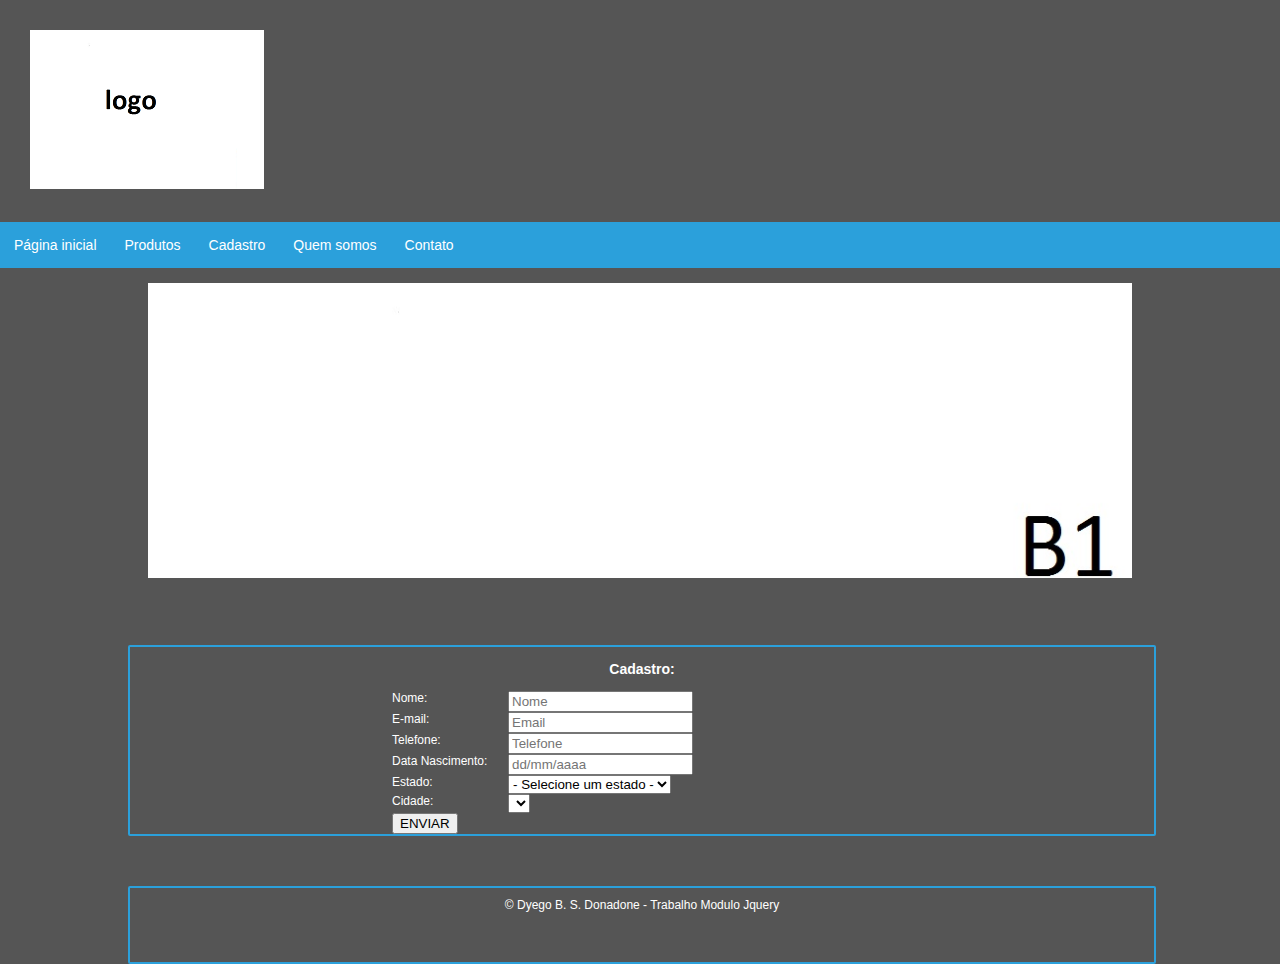
<file: cadastro.html>
<!DOCTYPE html>
<html>
	<head>
	<script src="js/jquery-1.9.1.js" type="text/javascript"></script>
	<link rel="stylesheet" href="js/font-awesome.min.css">
	<link rel="stylesheet" type="text/css" href="./slick/slick.css">
  	<link rel="stylesheet" type="text/css" href="./slick/slick-theme.css">
  	<script src="./slick/slick.js" type="text/javascript" charset="utf-8"></script>
  	<link rel="stylesheet" type="text/css" href="css/estilo.css">
  	<script src="js/jquery.validate.js" type="text/javascript"></script>
  	<link rel="stylesheet" type="text/css" href="js/jquery.toastmessage-min.css">
  	<script type="text/javascript" src="js/jquery.toastmessage-min.js"></script>
  	<script type="text/javascript" src="js/jquery.mask.js"></script>
  	<script src="js/jquery.modal.js" type="text/javascript" charset="utf-8"></script>
  	<link rel="stylesheet" type="text/css" href="js/jquery.modal.css">
  	<script src="sweetalert/dist/sweetalert.min.js" type="text/javascript" charset="utf-8"></script>
  	<link rel="stylesheet" type="text/css" href="sweetalert/dist/sweetalert.css">

	<meta charset="utf-8">
	<title>Trabalho 01</title>
		<script type="text/javascript">
			$(document).ready(function () {
			$.getJSON('estados-cidades.json', function (data) {
				var itens = '<option name="">- Selecione um estado -</option>';

				$.each(data, function (key, val) {
					itens += '<option value="' + val.nome + '">' + val.nome + '</option>';
				});

				$("#estado").html(itens);				
				$("#estado").change(function () {				
			
					var cidade = '';
					var str = "";					
					
					$("#estado option:selected").each(function () {
						str += $(this).text();
					});
					
					$.each(data, function (key, val) {
						if(val.nome == str) {							
							$.each(val.cidades, function (key_city, val_city) {
							cidade += '<option value="' + val_city + '">' + val_city + '</option>';
							});							
						}
					});
						$("#cidade").html(cidade);
					}).change();		
				});
			});

			$.validator.setDefaults({
			submitHandler: function() {
				$().toastmessage('showToast', {
		        text     : 'Cadastro Efetuado!!!',
		        sticky   : true,
		        position : 'top-center',
		        type     : 'success',
		        closeText: '',
		        close    : function () {
		            console.log("toast is closed ...");
		        		}
					});
				}
			});

			$().ready(function() {
				$("#commentForm").validate({
					rules: {
						nome: "required",
						email: {
							required: true,
							email: true
						},
						telefone: {
							required: true,
						},
						data: "required",
						estado: "required",
						cidade: "required"
					},
					messages: {
						nome: "Preencha o campo nome",
						email: "Insira um email valido",
						telefone: "Preencha o campo",
						data: "Selecione uma data",
						estado: "Escolha um estado",
						cidade: "Escolha uma cidade"
					}
				});
			});
			$("#ex1").modal({
			  fadeDuration: 100
			});
	 		$(document).ready(function(){
			    $("#botao").click(function(){
				     var cont = 0;
				     $("#form input").each(function(){
				         if($(this).val() == "")
				             {
				                 $(this).css({"border" : "1px solid #F00", "padding": "2px"});
				                 cont++;
				             }
				        });
				     if(cont == 0)
				         {
				            swal("Mensagem enviada com sucesso!");
				            $("#form").submit();
				         }
				    });
				});
		</script>
	</head>
	<body>
		<div id="pagina">
			<div class="container">
				<img src="img/logo.png" class="imgLogo">
			</div>
			<div id="ex1" style="display:none; color:#000;">
				<h1 style="color:#000;">Contato</h1>
    			<form id="form" method="post" action="#">
    				<label>Nome: </label>
					<label><input type="text" name="nome" placeholder="Nome" required></label><br><br>
					<label>E-mail:</label>
					<label><input type="text" name="email" placeholder="Email" required></label><br><br>
					<label>Mensagem:<br><textarea type="text" name="mens" required></textarea></label><br>
    				<input type="button" id="botao" name="enviar" value="ENVIAR">
    			</form>
  			</div>
				<nav>
			    <ul>
			      <li><a href="index.html">Página inicial</a></li>
			      <li><a href="index.html#produtos">Produtos</a>
			        <ul>
			          <li><a href="index.html#pereciveis">Perecíveis</a></li>
			          <li><a href="index.html#naopereciveis">Não-perecíveis</a></li>
			        </ul>
			      </li>
			      <li><a href="cadastro.html">Cadastro</a></li>
			      <li><a href="index.html#quemSomos">Quem somos</a></li>
			      <li><a href="#ex1" rel="modal:open">Contato</a></li>
			    </ul>
			</nav>
			<div>
				<section class="autoplay slider">
				    <div><img src="img/01.jpg"></div>
				    <div><img src="img/02.jpg"></div>
				    <div><img src="img/03.jpg"></div>
				</section>
			</div>
			<div id="quemSomos">
					<h3>Cadastro:</h3>
				<form id="commentForm" method="get" action="">
					<div id="segura_campos">
						<label class="labelnome">Nome:</label>
						<label class="labelinput"><input type="text" name="nome" placeholder="Nome"></label>
						<label class="labelnome">E-mail:</label>
						<label class="labelinput" for="email"><input type="text" name="email" placeholder="Email"></label>
						<label class="labelnome">Telefone:</label>
						<label class="labelinput"><input type="text" name="telefone" id="telefone" pattern="\([0-9]{2}\)[\s][0-9]{4}-[0-9]{4,5}" placeholder="Telefone"></label>
						<label class="labelnome">Data Nascimento:</label>
						<label class="labelinput"><input type="text" name="data" id="datepicker" placeholder="dd/mm/aaaa"></label>
						<label class="labelnome">Estado:</label>
						<label class="labelinput"><select id="estado"></select></label>
						<label class="labelnome">Cidade:</label>
						<label class="labelinput"><select id="cidade"></select></label><br>
					<input type="submit" name="enviar" value="ENVIAR">
					</div>
				</form>
			</div>
			<div id="produtos">
				<div class="rodape">
					&copy; Dyego B. S. Donadone - Trabalho Modulo Jquery
				</div>
			</div>
			<div id="toTop" style="display: none;">^ Voltar topo</div>
		</div>

		<link rel="stylesheet" href="css/redmond/jquery-ui-1.10.1.custom.css" />
		<script src="js/jquery-ui.js" type="text/javascript"></script>
		<script type="text/javascript">
			$("#telefone").mask("(00) 0000-00009");

			$(document).ready(function(e) {
				$("#datepicker").datepicker({
					dateFormat: 'dd/mm/yy',
				});
			});
		
			$('nav li').hover(
		 		function() {
				$('ul', this).stop().slideDown(200);
		  	},
				function() {
		    		$('ul', this).stop().slideUp(200);
		  		}
			);

	    $(document).on('ready', function() {
		    $('.autoplay').slick({
			slidesToShow: 1,
			slidesToScroll: 1,
			autoplay: true,
			autoplaySpeed: 2500,
			});
	    });

	 	$(function() { 
	  		$(window).scroll(function() { 
	  			if($(this).scrollTop() != 0) { 
	  				$('#toTop').fadeIn();   
	  			} else { 
	  				$('#toTop').fadeOut(); } 
	  			}); $('#toTop').click(function() { 
	  				$('body,html').animate({scrollTop:0},1200); 
	  		});
		});
		</script>
	</body>
</html>
</file>
<file: css/estilo.css>
/* main Styles */

html { 
  box-sizing: border-box;
  background-color: #555;
 }

body {
  font-family: verdana, sans-serif;
  font-size: 12px;
  margin: 0;
}

a { text-decoration: none; }

/* Navigation Styles */

nav { background: #2ba0db;}

nav ul {
  font-size: 0;
  margin: 0;
  padding: 0;
}

nav ul li {
  display: inline-block;
  position: relative;
  z-index: 1;
}

nav ul li a {
  color: #fff;
  display: block;
  font-size: 14px;
  padding: 15px 14px;
  transition: 0.3s linear;
}

nav ul li:hover { background: #126d9b; }

nav ul li ul {
  border-bottom: 5px solid #2ba0db;
  display: none;
  position: absolute;
  width: 250px;
}

nav ul li ul li {
  border-top: 1px solid #444;
  display: block;
}

nav ul li ul li:first-child { border-top: none; }

nav ul li ul li a {
  background: #373737;
  display: block;
  padding: 10px 14px;
}

nav ul li ul li a:hover { background: #126d9b; }

nav .fa.fa-angle-down { margin-left: 6px;}

.slider {
    width: 80%;
    margin: 15px auto;
}

.slick-slide {
  margin: 0px 20px;
}

.slick-slide img {
  width: 100%;

}

.slick-prev:before,
.slick-next:before {
    color: #000;
    display: none;
}

#toTop { 
  background: none repeat scroll 0 0 #f7f7f7; 
  border: 1px solid #ccc; 
  bottom: 10px; 
  color: #333; 
  cursor: pointer; 
  display: none; 
  font-family: verdana; 
  font-size: 11px; 
  padding: 1px; 
  position: fixed; 
  right: 10px; 
  text-align: center; 
  width: 100px;
}

#quemSomos{
  width: 80%;
  left: 10%;
  margin-top:67px;
  position: relative;
  border-radius: 2px;
  border: 2px solid #2ba0db;
}

.imgLogo{
  margin: 30px;
}

h1{
  font-size: 18px;
  font-family: verdana,arial;
  color: #fff;
  text-align: center;
}

p{
  font-size: 12px;
  font-family: verdana,arial;
  color: #fff;
  text-align: justify;
}
#produtos{
  width: 80%;
  left: 10%;
  margin-top:50px;
  padding-bottom: 50px;
  position: relative;
  border-radius: 2px;
  border: 2px solid #2ba0db;
}
#pereciveis{
  width: 100%;
  margin-top:50px;
  position: relative;
  text-align: center;
}
.produto{
  width: 20%;
  margin-left:1%;
  border-radius: 2px;
  border: 2px solid #2ba0db;
}
#naopereciveis{
  width: 100%;
  margin-top:50px;
  position: relative;
  text-align: center;
}
.rodape{
  width: 100%;
  position: relative;
  text-align: center;
  font-size: 12px;
  font-family: verdana,arial;
  color: #fff;
  margin-top: 10px;
}
.rodape p{
  margin-top:50px;
  text-align: center;
}
#segura_campos{
  width: 500px;
  color: #fff;
  position: relative;
  left:50%;
  transform: translateX(-50%);
}
h3{
  color: #fff;
  text-align: center;
  font-family: verdana,arial;
}
.labelnome{
  width: 116px;
  height: auto;
  font-family: verdana,arial;
  color: #fff;
  float: left;
  font-size: 12px;
}
.labelinput{
  width: 350px;
  height: auto;
  font-family: verdana,arial;
  color: #fff;
  float: left;
}
.labelinput input{
  margin-right: 5px;
}
</file>
<file: sweetalert/dist/sweetalert.css>
body.stop-scrolling {
  height: 100%;
  overflow: hidden; }

.sweet-overlay {
  background-color: black;
  /* IE8 */
  -ms-filter: "progid:DXImageTransform.Microsoft.Alpha(Opacity=40)";
  /* IE8 */
  background-color: rgba(0, 0, 0, 0.4);
  position: fixed;
  left: 0;
  right: 0;
  top: 0;
  bottom: 0;
  display: none;
  z-index: 10000; }

.sweet-alert {
  background-color: white;
  font-family: 'Open Sans', 'Helvetica Neue', Helvetica, Arial, sans-serif;
  width: 478px;
  padding: 17px;
  border-radius: 5px;
  text-align: center;
  position: fixed;
  left: 50%;
  top: 50%;
  margin-left: -256px;
  margin-top: -200px;
  overflow: hidden;
  display: none;
  z-index: 99999; }
  @media all and (max-width: 540px) {
    .sweet-alert {
      width: auto;
      margin-left: 0;
      margin-right: 0;
      left: 15px;
      right: 15px; } }
  .sweet-alert h2 {
    color: #575757;
    font-size: 30px;
    text-align: center;
    font-weight: 600;
    text-transform: none;
    position: relative;
    margin: 25px 0;
    padding: 0;
    line-height: 40px;
    display: block; }
  .sweet-alert p {
    color: #797979;
    font-size: 16px;
    text-align: center;
    font-weight: 300;
    position: relative;
    text-align: inherit;
    float: none;
    margin: 0;
    padding: 0;
    line-height: normal; }
  .sweet-alert fieldset {
    border: none;
    position: relative; }
  .sweet-alert .sa-error-container {
    background-color: #f1f1f1;
    margin-left: -17px;
    margin-right: -17px;
    overflow: hidden;
    padding: 0 10px;
    max-height: 0;
    webkit-transition: padding 0.15s, max-height 0.15s;
    transition: padding 0.15s, max-height 0.15s; }
    .sweet-alert .sa-error-container.show {
      padding: 10px 0;
      max-height: 100px;
      webkit-transition: padding 0.2s, max-height 0.2s;
      transition: padding 0.25s, max-height 0.25s; }
    .sweet-alert .sa-error-container .icon {
      display: inline-block;
      width: 24px;
      height: 24px;
      border-radius: 50%;
      background-color: #ea7d7d;
      color: white;
      line-height: 24px;
      text-align: center;
      margin-right: 3px; }
    .sweet-alert .sa-error-container p {
      display: inline-block; }
  .sweet-alert .sa-input-error {
    position: absolute;
    top: 29px;
    right: 26px;
    width: 20px;
    height: 20px;
    opacity: 0;
    -webkit-transform: scale(0.5);
    transform: scale(0.5);
    -webkit-transform-origin: 50% 50%;
    transform-origin: 50% 50%;
    -webkit-transition: all 0.1s;
    transition: all 0.1s; }
    .sweet-alert .sa-input-error::before, .sweet-alert .sa-input-error::after {
      content: "";
      width: 20px;
      height: 6px;
      background-color: #f06e57;
      border-radius: 3px;
      position: absolute;
      top: 50%;
      margin-top: -4px;
      left: 50%;
      margin-left: -9px; }
    .sweet-alert .sa-input-error::before {
      -webkit-transform: rotate(-45deg);
      transform: rotate(-45deg); }
    .sweet-alert .sa-input-error::after {
      -webkit-transform: rotate(45deg);
      transform: rotate(45deg); }
    .sweet-alert .sa-input-error.show {
      opacity: 1;
      -webkit-transform: scale(1);
      transform: scale(1); }
  .sweet-alert input {
    width: 100%;
    box-sizing: border-box;
    border-radius: 3px;
    border: 1px solid #d7d7d7;
    height: 43px;
    margin-top: 10px;
    margin-bottom: 17px;
    font-size: 18px;
    box-shadow: inset 0px 1px 1px rgba(0, 0, 0, 0.06);
    padding: 0 12px;
    display: none;
    -webkit-transition: all 0.3s;
    transition: all 0.3s; }
    .sweet-alert input:focus {
      outline: none;
      box-shadow: 0px 0px 3px #c4e6f5;
      border: 1px solid #b4dbed; }
      .sweet-alert input:focus::-moz-placeholder {
        transition: opacity 0.3s 0.03s ease;
        opacity: 0.5; }
      .sweet-alert input:focus:-ms-input-placeholder {
        transition: opacity 0.3s 0.03s ease;
        opacity: 0.5; }
      .sweet-alert input:focus::-webkit-input-placeholder {
        transition: opacity 0.3s 0.03s ease;
        opacity: 0.5; }
    .sweet-alert input::-moz-placeholder {
      color: #bdbdbd; }
    .sweet-alert input:-ms-input-placeholder {
      color: #bdbdbd; }
    .sweet-alert input::-webkit-input-placeholder {
      color: #bdbdbd; }
  .sweet-alert.show-input input {
    display: block; }
  .sweet-alert .sa-confirm-button-container {
    display: inline-block;
    position: relative; }
  .sweet-alert .la-ball-fall {
    position: absolute;
    left: 50%;
    top: 50%;
    margin-left: -27px;
    margin-top: 4px;
    opacity: 0;
    visibility: hidden; }
  .sweet-alert button {
    background-color: #8CD4F5;
    color: white;
    border: none;
    box-shadow: none;
    font-size: 17px;
    font-weight: 500;
    -webkit-border-radius: 4px;
    border-radius: 5px;
    padding: 10px 32px;
    margin: 26px 5px 0 5px;
    cursor: pointer; }
    .sweet-alert button:focus {
      outline: none;
      box-shadow: 0 0 2px rgba(128, 179, 235, 0.5), inset 0 0 0 1px rgba(0, 0, 0, 0.05); }
    .sweet-alert button:hover {
      background-color: #7ecff4; }
    .sweet-alert button:active {
      background-color: #5dc2f1; }
    .sweet-alert button.cancel {
      background-color: #C1C1C1; }
      .sweet-alert button.cancel:hover {
        background-color: #b9b9b9; }
      .sweet-alert button.cancel:active {
        background-color: #a8a8a8; }
      .sweet-alert button.cancel:focus {
        box-shadow: rgba(197, 205, 211, 0.8) 0px 0px 2px, rgba(0, 0, 0, 0.0470588) 0px 0px 0px 1px inset !important; }
    .sweet-alert button[disabled] {
      opacity: .6;
      cursor: default; }
    .sweet-alert button.confirm[disabled] {
      color: transparent; }
      .sweet-alert button.confirm[disabled] ~ .la-ball-fall {
        opacity: 1;
        visibility: visible;
        transition-delay: 0s; }
    .sweet-alert button::-moz-focus-inner {
      border: 0; }
  .sweet-alert[data-has-cancel-button=false] button {
    box-shadow: none !important; }
  .sweet-alert[data-has-confirm-button=false][data-has-cancel-button=false] {
    padding-bottom: 40px; }
  .sweet-alert .sa-icon {
    width: 80px;
    height: 80px;
    border: 4px solid gray;
    -webkit-border-radius: 40px;
    border-radius: 40px;
    border-radius: 50%;
    margin: 20px auto;
    padding: 0;
    position: relative;
    box-sizing: content-box; }
    .sweet-alert .sa-icon.sa-error {
      border-color: #F27474; }
      .sweet-alert .sa-icon.sa-error .sa-x-mark {
        position: relative;
        display: block; }
      .sweet-alert .sa-icon.sa-error .sa-line {
        position: absolute;
        height: 5px;
        width: 47px;
        background-color: #F27474;
        display: block;
        top: 37px;
        border-radius: 2px; }
        .sweet-alert .sa-icon.sa-error .sa-line.sa-left {
          -webkit-transform: rotate(45deg);
          transform: rotate(45deg);
          left: 17px; }
        .sweet-alert .sa-icon.sa-error .sa-line.sa-right {
          -webkit-transform: rotate(-45deg);
          transform: rotate(-45deg);
          right: 16px; }
    .sweet-alert .sa-icon.sa-warning {
      border-color: #F8BB86; }
      .sweet-alert .sa-icon.sa-warning .sa-body {
        position: absolute;
        width: 5px;
        height: 47px;
        left: 50%;
        top: 10px;
        -webkit-border-radius: 2px;
        border-radius: 2px;
        margin-left: -2px;
        background-color: #F8BB86; }
      .sweet-alert .sa-icon.sa-warning .sa-dot {
        position: absolute;
        width: 7px;
        height: 7px;
        -webkit-border-radius: 50%;
        border-radius: 50%;
        margin-left: -3px;
        left: 50%;
        bottom: 10px;
        background-color: #F8BB86; }
    .sweet-alert .sa-icon.sa-info {
      border-color: #C9DAE1; }
      .sweet-alert .sa-icon.sa-info::before {
        content: "";
        position: absolute;
        width: 5px;
        height: 29px;
        left: 50%;
        bottom: 17px;
        border-radius: 2px;
        margin-left: -2px;
        background-color: #C9DAE1; }
      .sweet-alert .sa-icon.sa-info::after {
        content: "";
        position: absolute;
        width: 7px;
        height: 7px;
        border-radius: 50%;
        margin-left: -3px;
        top: 19px;
        background-color: #C9DAE1; }
    .sweet-alert .sa-icon.sa-success {
      border-color: #A5DC86; }
      .sweet-alert .sa-icon.sa-success::before, .sweet-alert .sa-icon.sa-success::after {
        content: '';
        -webkit-border-radius: 40px;
        border-radius: 40px;
        border-radius: 50%;
        position: absolute;
        width: 60px;
        height: 120px;
        background: white;
        -webkit-transform: rotate(45deg);
        transform: rotate(45deg); }
      .sweet-alert .sa-icon.sa-success::before {
        -webkit-border-radius: 120px 0 0 120px;
        border-radius: 120px 0 0 120px;
        top: -7px;
        left: -33px;
        -webkit-transform: rotate(-45deg);
        transform: rotate(-45deg);
        -webkit-transform-origin: 60px 60px;
        transform-origin: 60px 60px; }
      .sweet-alert .sa-icon.sa-success::after {
        -webkit-border-radius: 0 120px 120px 0;
        border-radius: 0 120px 120px 0;
        top: -11px;
        left: 30px;
        -webkit-transform: rotate(-45deg);
        transform: rotate(-45deg);
        -webkit-transform-origin: 0px 60px;
        transform-origin: 0px 60px; }
      .sweet-alert .sa-icon.sa-success .sa-placeholder {
        width: 80px;
        height: 80px;
        border: 4px solid rgba(165, 220, 134, 0.2);
        -webkit-border-radius: 40px;
        border-radius: 40px;
        border-radius: 50%;
        box-sizing: content-box;
        position: absolute;
        left: -4px;
        top: -4px;
        z-index: 2; }
      .sweet-alert .sa-icon.sa-success .sa-fix {
        width: 5px;
        height: 90px;
        background-color: white;
        position: absolute;
        left: 28px;
        top: 8px;
        z-index: 1;
        -webkit-transform: rotate(-45deg);
        transform: rotate(-45deg); }
      .sweet-alert .sa-icon.sa-success .sa-line {
        height: 5px;
        background-color: #A5DC86;
        display: block;
        border-radius: 2px;
        position: absolute;
        z-index: 2; }
        .sweet-alert .sa-icon.sa-success .sa-line.sa-tip {
          width: 25px;
          left: 14px;
          top: 46px;
          -webkit-transform: rotate(45deg);
          transform: rotate(45deg); }
        .sweet-alert .sa-icon.sa-success .sa-line.sa-long {
          width: 47px;
          right: 8px;
          top: 38px;
          -webkit-transform: rotate(-45deg);
          transform: rotate(-45deg); }
    .sweet-alert .sa-icon.sa-custom {
      background-size: contain;
      border-radius: 0;
      border: none;
      background-position: center center;
      background-repeat: no-repeat; }

/*
 * Animations
 */
@-webkit-keyframes showSweetAlert {
  0% {
    transform: scale(0.7);
    -webkit-transform: scale(0.7); }
  45% {
    transform: scale(1.05);
    -webkit-transform: scale(1.05); }
  80% {
    transform: scale(0.95);
    -webkit-transform: scale(0.95); }
  100% {
    transform: scale(1);
    -webkit-transform: scale(1); } }

@keyframes showSweetAlert {
  0% {
    transform: scale(0.7);
    -webkit-transform: scale(0.7); }
  45% {
    transform: scale(1.05);
    -webkit-transform: scale(1.05); }
  80% {
    transform: scale(0.95);
    -webkit-transform: scale(0.95); }
  100% {
    transform: scale(1);
    -webkit-transform: scale(1); } }

@-webkit-keyframes hideSweetAlert {
  0% {
    transform: scale(1);
    -webkit-transform: scale(1); }
  100% {
    transform: scale(0.5);
    -webkit-transform: scale(0.5); } }

@keyframes hideSweetAlert {
  0% {
    transform: scale(1);
    -webkit-transform: scale(1); }
  100% {
    transform: scale(0.5);
    -webkit-transform: scale(0.5); } }

@-webkit-keyframes slideFromTop {
  0% {
    top: 0%; }
  100% {
    top: 50%; } }

@keyframes slideFromTop {
  0% {
    top: 0%; }
  100% {
    top: 50%; } }

@-webkit-keyframes slideToTop {
  0% {
    top: 50%; }
  100% {
    top: 0%; } }

@keyframes slideToTop {
  0% {
    top: 50%; }
  100% {
    top: 0%; } }

@-webkit-keyframes slideFromBottom {
  0% {
    top: 70%; }
  100% {
    top: 50%; } }

@keyframes slideFromBottom {
  0% {
    top: 70%; }
  100% {
    top: 50%; } }

@-webkit-keyframes slideToBottom {
  0% {
    top: 50%; }
  100% {
    top: 70%; } }

@keyframes slideToBottom {
  0% {
    top: 50%; }
  100% {
    top: 70%; } }

.showSweetAlert[data-animation=pop] {
  -webkit-animation: showSweetAlert 0.3s;
  animation: showSweetAlert 0.3s; }

.showSweetAlert[data-animation=none] {
  -webkit-animation: none;
  animation: none; }

.showSweetAlert[data-animation=slide-from-top] {
  -webkit-animation: slideFromTop 0.3s;
  animation: slideFromTop 0.3s; }

.showSweetAlert[data-animation=slide-from-bottom] {
  -webkit-animation: slideFromBottom 0.3s;
  animation: slideFromBottom 0.3s; }

.hideSweetAlert[data-animation=pop] {
  -webkit-animation: hideSweetAlert 0.2s;
  animation: hideSweetAlert 0.2s; }

.hideSweetAlert[data-animation=none] {
  -webkit-animation: none;
  animation: none; }

.hideSweetAlert[data-animation=slide-from-top] {
  -webkit-animation: slideToTop 0.4s;
  animation: slideToTop 0.4s; }

.hideSweetAlert[data-animation=slide-from-bottom] {
  -webkit-animation: slideToBottom 0.3s;
  animation: slideToBottom 0.3s; }

@-webkit-keyframes animateSuccessTip {
  0% {
    width: 0;
    left: 1px;
    top: 19px; }
  54% {
    width: 0;
    left: 1px;
    top: 19px; }
  70% {
    width: 50px;
    left: -8px;
    top: 37px; }
  84% {
    width: 17px;
    left: 21px;
    top: 48px; }
  100% {
    width: 25px;
    left: 14px;
    top: 45px; } }

@keyframes animateSuccessTip {
  0% {
    width: 0;
    left: 1px;
    top: 19px; }
  54% {
    width: 0;
    left: 1px;
    top: 19px; }
  70% {
    width: 50px;
    left: -8px;
    top: 37px; }
  84% {
    width: 17px;
    left: 21px;
    top: 48px; }
  100% {
    width: 25px;
    left: 14px;
    top: 45px; } }

@-webkit-keyframes animateSuccessLong {
  0% {
    width: 0;
    right: 46px;
    top: 54px; }
  65% {
    width: 0;
    right: 46px;
    top: 54px; }
  84% {
    width: 55px;
    right: 0px;
    top: 35px; }
  100% {
    width: 47px;
    right: 8px;
    top: 38px; } }

@keyframes animateSuccessLong {
  0% {
    width: 0;
    right: 46px;
    top: 54px; }
  65% {
    width: 0;
    right: 46px;
    top: 54px; }
  84% {
    width: 55px;
    right: 0px;
    top: 35px; }
  100% {
    width: 47px;
    right: 8px;
    top: 38px; } }

@-webkit-keyframes rotatePlaceholder {
  0% {
    transform: rotate(-45deg);
    -webkit-transform: rotate(-45deg); }
  5% {
    transform: rotate(-45deg);
    -webkit-transform: rotate(-45deg); }
  12% {
    transform: rotate(-405deg);
    -webkit-transform: rotate(-405deg); }
  100% {
    transform: rotate(-405deg);
    -webkit-transform: rotate(-405deg); } }

@keyframes rotatePlaceholder {
  0% {
    transform: rotate(-45deg);
    -webkit-transform: rotate(-45deg); }
  5% {
    transform: rotate(-45deg);
    -webkit-transform: rotate(-45deg); }
  12% {
    transform: rotate(-405deg);
    -webkit-transform: rotate(-405deg); }
  100% {
    transform: rotate(-405deg);
    -webkit-transform: rotate(-405deg); } }

.animateSuccessTip {
  -webkit-animation: animateSuccessTip 0.75s;
  animation: animateSuccessTip 0.75s; }

.animateSuccessLong {
  -webkit-animation: animateSuccessLong 0.75s;
  animation: animateSuccessLong 0.75s; }

.sa-icon.sa-success.animate::after {
  -webkit-animation: rotatePlaceholder 4.25s ease-in;
  animation: rotatePlaceholder 4.25s ease-in; }

@-webkit-keyframes animateErrorIcon {
  0% {
    transform: rotateX(100deg);
    -webkit-transform: rotateX(100deg);
    opacity: 0; }
  100% {
    transform: rotateX(0deg);
    -webkit-transform: rotateX(0deg);
    opacity: 1; } }

@keyframes animateErrorIcon {
  0% {
    transform: rotateX(100deg);
    -webkit-transform: rotateX(100deg);
    opacity: 0; }
  100% {
    transform: rotateX(0deg);
    -webkit-transform: rotateX(0deg);
    opacity: 1; } }

.animateErrorIcon {
  -webkit-animation: animateErrorIcon 0.5s;
  animation: animateErrorIcon 0.5s; }

@-webkit-keyframes animateXMark {
  0% {
    transform: scale(0.4);
    -webkit-transform: scale(0.4);
    margin-top: 26px;
    opacity: 0; }
  50% {
    transform: scale(0.4);
    -webkit-transform: scale(0.4);
    margin-top: 26px;
    opacity: 0; }
  80% {
    transform: scale(1.15);
    -webkit-transform: scale(1.15);
    margin-top: -6px; }
  100% {
    transform: scale(1);
    -webkit-transform: scale(1);
    margin-top: 0;
    opacity: 1; } }

@keyframes animateXMark {
  0% {
    transform: scale(0.4);
    -webkit-transform: scale(0.4);
    margin-top: 26px;
    opacity: 0; }
  50% {
    transform: scale(0.4);
    -webkit-transform: scale(0.4);
    margin-top: 26px;
    opacity: 0; }
  80% {
    transform: scale(1.15);
    -webkit-transform: scale(1.15);
    margin-top: -6px; }
  100% {
    transform: scale(1);
    -webkit-transform: scale(1);
    margin-top: 0;
    opacity: 1; } }

.animateXMark {
  -webkit-animation: animateXMark 0.5s;
  animation: animateXMark 0.5s; }

@-webkit-keyframes pulseWarning {
  0% {
    border-color: #F8D486; }
  100% {
    border-color: #F8BB86; } }

@keyframes pulseWarning {
  0% {
    border-color: #F8D486; }
  100% {
    border-color: #F8BB86; } }

.pulseWarning {
  -webkit-animation: pulseWarning 0.75s infinite alternate;
  animation: pulseWarning 0.75s infinite alternate; }

@-webkit-keyframes pulseWarningIns {
  0% {
    background-color: #F8D486; }
  100% {
    background-color: #F8BB86; } }

@keyframes pulseWarningIns {
  0% {
    background-color: #F8D486; }
  100% {
    background-color: #F8BB86; } }

.pulseWarningIns {
  -webkit-animation: pulseWarningIns 0.75s infinite alternate;
  animation: pulseWarningIns 0.75s infinite alternate; }

@-webkit-keyframes rotate-loading {
  0% {
    transform: rotate(0deg); }
  100% {
    transform: rotate(360deg); } }

@keyframes rotate-loading {
  0% {
    transform: rotate(0deg); }
  100% {
    transform: rotate(360deg); } }

/* Internet Explorer 9 has some special quirks that are fixed here */
/* The icons are not animated. */
/* This file is automatically merged into sweet-alert.min.js through Gulp */
/* Error icon */
.sweet-alert .sa-icon.sa-error .sa-line.sa-left {
  -ms-transform: rotate(45deg) \9; }

.sweet-alert .sa-icon.sa-error .sa-line.sa-right {
  -ms-transform: rotate(-45deg) \9; }

/* Success icon */
.sweet-alert .sa-icon.sa-success {
  border-color: transparent\9; }

.sweet-alert .sa-icon.sa-success .sa-line.sa-tip {
  -ms-transform: rotate(45deg) \9; }

.sweet-alert .sa-icon.sa-success .sa-line.sa-long {
  -ms-transform: rotate(-45deg) \9; }

/*!
 * Load Awesome v1.1.0 (http://github.danielcardoso.net/load-awesome/)
 * Copyright 2015 Daniel Cardoso <@DanielCardoso>
 * Licensed under MIT
 */
.la-ball-fall,
.la-ball-fall > div {
  position: relative;
  -webkit-box-sizing: border-box;
  -moz-box-sizing: border-box;
  box-sizing: border-box; }

.la-ball-fall {
  display: block;
  font-size: 0;
  color: #fff; }

.la-ball-fall.la-dark {
  color: #333; }

.la-ball-fall > div {
  display: inline-block;
  float: none;
  background-color: currentColor;
  border: 0 solid currentColor; }

.la-ball-fall {
  width: 54px;
  height: 18px; }

.la-ball-fall > div {
  width: 10px;
  height: 10px;
  margin: 4px;
  border-radius: 100%;
  opacity: 0;
  -webkit-animation: ball-fall 1s ease-in-out infinite;
  -moz-animation: ball-fall 1s ease-in-out infinite;
  -o-animation: ball-fall 1s ease-in-out infinite;
  animation: ball-fall 1s ease-in-out infinite; }

.la-ball-fall > div:nth-child(1) {
  -webkit-animation-delay: -200ms;
  -moz-animation-delay: -200ms;
  -o-animation-delay: -200ms;
  animation-delay: -200ms; }

.la-ball-fall > div:nth-child(2) {
  -webkit-animation-delay: -100ms;
  -moz-animation-delay: -100ms;
  -o-animation-delay: -100ms;
  animation-delay: -100ms; }

.la-ball-fall > div:nth-child(3) {
  -webkit-animation-delay: 0ms;
  -moz-animation-delay: 0ms;
  -o-animation-delay: 0ms;
  animation-delay: 0ms; }

.la-ball-fall.la-sm {
  width: 26px;
  height: 8px; }

.la-ball-fall.la-sm > div {
  width: 4px;
  height: 4px;
  margin: 2px; }

.la-ball-fall.la-2x {
  width: 108px;
  height: 36px; }

.la-ball-fall.la-2x > div {
  width: 20px;
  height: 20px;
  margin: 8px; }

.la-ball-fall.la-3x {
  width: 162px;
  height: 54px; }

.la-ball-fall.la-3x > div {
  width: 30px;
  height: 30px;
  margin: 12px; }

/*
 * Animation
 */
@-webkit-keyframes ball-fall {
  0% {
    opacity: 0;
    -webkit-transform: translateY(-145%);
    transform: translateY(-145%); }
  10% {
    opacity: .5; }
  20% {
    opacity: 1;
    -webkit-transform: translateY(0);
    transform: translateY(0); }
  80% {
    opacity: 1;
    -webkit-transform: translateY(0);
    transform: translateY(0); }
  90% {
    opacity: .5; }
  100% {
    opacity: 0;
    -webkit-transform: translateY(145%);
    transform: translateY(145%); } }

@-moz-keyframes ball-fall {
  0% {
    opacity: 0;
    -moz-transform: translateY(-145%);
    transform: translateY(-145%); }
  10% {
    opacity: .5; }
  20% {
    opacity: 1;
    -moz-transform: translateY(0);
    transform: translateY(0); }
  80% {
    opacity: 1;
    -moz-transform: translateY(0);
    transform: translateY(0); }
  90% {
    opacity: .5; }
  100% {
    opacity: 0;
    -moz-transform: translateY(145%);
    transform: translateY(145%); } }

@-o-keyframes ball-fall {
  0% {
    opacity: 0;
    -o-transform: translateY(-145%);
    transform: translateY(-145%); }
  10% {
    opacity: .5; }
  20% {
    opacity: 1;
    -o-transform: translateY(0);
    transform: translateY(0); }
  80% {
    opacity: 1;
    -o-transform: translateY(0);
    transform: translateY(0); }
  90% {
    opacity: .5; }
  100% {
    opacity: 0;
    -o-transform: translateY(145%);
    transform: translateY(145%); } }

@keyframes ball-fall {
  0% {
    opacity: 0;
    -webkit-transform: translateY(-145%);
    -moz-transform: translateY(-145%);
    -o-transform: translateY(-145%);
    transform: translateY(-145%); }
  10% {
    opacity: .5; }
  20% {
    opacity: 1;
    -webkit-transform: translateY(0);
    -moz-transform: translateY(0);
    -o-transform: translateY(0);
    transform: translateY(0); }
  80% {
    opacity: 1;
    -webkit-transform: translateY(0);
    -moz-transform: translateY(0);
    -o-transform: translateY(0);
    transform: translateY(0); }
  90% {
    opacity: .5; }
  100% {
    opacity: 0;
    -webkit-transform: translateY(145%);
    -moz-transform: translateY(145%);
    -o-transform: translateY(145%);
    transform: translateY(145%); } }
</file>
<file: sweetalert/example/example.css>
@import url(http://fonts.googleapis.com/css?family=Open+Sans:400,600,700,300);
@import url(http://fonts.googleapis.com/css?family=Open+Sans+Condensed:700);
body {
  background-color: #f2f4f6;
  font-family: 'Open Sans', sans-serif;
  text-align: center; }

h1 {
  background-image: url("images/logo_big.png");
  background-image: -webkit-image-set(url("images/logo_big.png") 1x, url("images/logo_big@2x.png") 2x);
  width: 385px;
  height: 81px;
  text-indent: -9999px;
  white-space: nowrap;
  margin: 50px auto; }
  @media all and (max-width: 420px) {
    h1 {
      width: 300px;
      background-size: contain;
      background-repeat: no-repeat;
      background-position: center; } }
  @media all and (max-width: 330px) {
    h1 {
      width: 250px; } }

h2 {
  font-size: 20px;
  color: #A9B2BC;
  line-height: 25px;
  text-transform: uppercase;
  font-weight: 300;
  text-align: center;
  display: block; }

h3 {
  font-size: 28px;
  color: #C7CCD1;
  text-transform: uppercase;
  font-family: 'Open Sans Condensed', sans-serif;
  margin-top: 100px;
  text-align: center;
  position: relative; }
  h3#download-section {
    margin-top: 50px;
    padding-top: 40px; }
  h3::after {
    content: "";
    background-color: #e2e5e8;
    height: 4px;
    width: 700px;
    left: 50%;
    margin-left: -350px;
    position: absolute;
    margin-top: -50px;
    border-radius: 2px; }
    @media all and (max-width: 740px) {
      h3::after {
        width: auto;
        left: 20px;
        right: 20px;
        margin-left: 0; } }

a {
  text-decoration: none; }

p {
  max-width: 826px;
  margin: 30px auto;
  font-size: 17px;
  font-weight: 300;
  color: #848D94;
  line-height: 25px;
  text-align: left; }
  p.center {
    text-align: center; }
  p strong {
    color: #8A8F94;
    font-weight: 600; }
  p a {
    color: #9ECADF;
    font-weight: 600; }
    p a:hover {
      text-decoration: underline; }
    p a.twitter {
      color: #5eaade; }
    p a.dribbble {
      color: #f26798; }
    p a.github {
      color: #323131; }

button, .button {
  background-color: #AEDEF4;
  color: white;
  border: none;
  box-shadow: none;
  font-size: 17px;
  font-weight: 500;
  font-weight: 600;
  border-radius: 3px;
  padding: 15px 35px;
  margin: 26px 5px 0 5px;
  cursor: pointer; }
  button:focus, .button:focus {
    outline: none; }
  button:hover, .button:hover {
    background-color: #a1d9f2; }
  button:active, .button:active {
    background-color: #81ccee; }
  button.cancel, .button.cancel {
    background-color: #D0D0D0; }
    button.cancel:hover, .button.cancel:hover {
      background-color: #c8c8c8; }
    button.cancel:active, .button.cancel:active {
      background-color: #b6b6b6; }
  button.download, .button.download {
    position: fixed;
    right: 30px;
    top: 0;
    background-color: rgba(255, 255, 255, 0.9);
    color: #ABCADA;
    font-weight: 500;
    text-transform: uppercase;
    z-index: 3; }
    @media all and (max-width: 1278px) {
      button.download, .button.download {
        display: none; } }

.center-container {
  max-width: 700px;
  margin: 70px auto; }

pre {
  background-color: #49483e;
  color: #f8f8f2;
  padding: 10px;
  border-radius: 5px;
  white-space: pre-line;
  text-align: left;
  font-size: 14px;
  max-width: 600px; }
  pre .str {
    color: #e6db74; }
  pre .func {
    color: #66d9ef; }
  pre .val {
    color: #a381ff; }
  pre .tag {
    color: #e92772; }
  pre .attr {
    color: #a6e22d; }
  pre .arg {
    color: #fd9720; }

.showcase {
  background-color: #eceef0;
  padding: 20px;
  display: inline-block;
  width: 383px;
  vertical-align: top;
  position: relative; }
  @media all and (max-width: 865px) {
    .showcase {
      margin: 5px auto;
      padding: 46px 20px; } }
  @media all and (max-width: 440px) {
    .showcase {
      width: auto; } }
  .showcase h4 {
    font-size: 16px;
    color: #BCBCBC;
    line-height: 22px;
    margin: 0 auto;
    font-weight: 400; }
  .showcase.sweet h4 {
    width: 117px;
    height: 25px;
    margin-top: -3px;
    text-indent: -9999px;
    background-image: url("images/logo_small.png");
    background-image: -webkit-image-set(url("images/logo_small.png") 1x, url("images/logo_small@2x.png") 2x); }
  .showcase h5 {
    margin-bottom: -7px;
    text-align: left;
    font-weight: 500;
    text-transform: uppercase;
    color: #c2c2c2; }
  .showcase button {
    margin-bottom: 10px; }
  .showcase .vs-icon {
    background-image: url("images/vs_icon.png");
    background-image: -webkit-image-set(url("images/vs_icon.png") 1x, url("images/vs_icon@2x.png") 2x);
    width: 69px;
    height: 69px;
    position: absolute;
    right: -34px;
    top: 60px;
    z-index: 2; }
    @media all and (max-width: 865px) {
      .showcase .vs-icon {
        margin: 5px auto;
        right: auto;
        left: 50%;
        margin-left: -35px;
        top: auto;
        bottom: -35px; } }

ul.examples {
  list-style-type: none;
  width: 700px;
  margin: 0 auto;
  text-align: left;
  padding-left: 0; }
  @media all and (max-width: 758px) {
    ul.examples {
      width: auto; } }
  ul.examples li {
    padding-left: 0; }
  ul.examples .ui, ul.examples pre {
    display: inline-block;
    vertical-align: top; }
    @media all and (max-width: 758px) {
      ul.examples .ui, ul.examples pre {
        display: block;
        max-width: none;
        margin: 0 auto; } }
  ul.examples .ui {
    width: 300px;
    text-align: center; }
    ul.examples .ui button {
      margin-top: 12px; }
    ul.examples .ui p {
      text-align: center;
      margin-bottom: 0; }
  ul.examples pre {
    max-width: 370px;
    margin-top: 67px; }
    @media all and (max-width: 758px) {
      ul.examples pre {
        margin-top: 16px !important;
        margin-bottom: 60px; } }
  ul.examples .warning pre {
    margin-top: 93px; }

ol {
  max-width: 700px;
  margin: 70px auto;
  list-style-position: inside;
  padding-left: 0; }
  ol li {
    color: #A7ADB2; }
    ol li p {
      margin-bottom: 10px; }

table {
  width: 700px;
  font-size: 14px;
  color: #8a8f94;
  margin: 10px auto;
  text-align: left;
  border-collapse: collapse; }
  @media all and (max-width: 750px) {
    table {
      width: auto;
      margin: 10px 20px; } }
  table th {
    background-color: white;
    padding: 9px;
    color: #acb9be;
    font-weight: 400;
    text-align: center;
    position: relative; }
    table th .border-left, table th .border-right {
      position: absolute;
      background-color: white;
      border-radius: 50%;
      top: 0;
      left: -17px;
      width: 37px;
      height: 37px; }
    table th .border-right {
      left: auto;
      right: -17px; }
    @media all and (max-width: 750px) {
      table th:nth-child(2) {
        display: none; } }
  table td {
    padding: 10px 20px;
    vertical-align: top; }
    table td:first-child {
      padding-left: 0px; }
    table td:last-child {
      padding-right: 0px; }
    @media all and (max-width: 750px) {
      table td:nth-child(2) {
        display: none; } }
    @media all and (max-width: 360px) {
      table td {
        padding: 10px 4px; }
        table td b {
          font-size: 13px; } }

footer {
  margin-top: 100px;
  padding-bottom: 30px;
  color: #9A999F;
  display: inline-block;
  position: relative;
  color: gray;
  font-weight: 400;
  color: #93a1aa;
  font-weight: 300; }
  footer .te-logo {
    text-indent: -99999px;
    background-size: contain;
    background-repeat: no-repeat;
    background-position: center center;
    height: 16px;
    width: 16px;
    display: inline-block;
    margin-right: 5px;
    background-image: url("images/te-logo-small.svg");
    position: absolute;
    left: -22px;
    top: 3px; }

.sweet-alert.twitter {
  font-family: "Helvetica Neue", Helvetica, Arial, sans-serif;
  padding: 15px;
  padding-top: 55px;
  text-align: right;
  border-radius: 6px;
  box-shadow: 0px 0px 0px 1px rgba(0, 0, 0, 0.11), 0px 6px 30px rgba(0, 0, 0, 0.14); }
  .sweet-alert.twitter ~ .sweet-overlay {
    background: rgba(41, 47, 51, 0.9); }
  .sweet-alert.twitter h2 {
    position: absolute;
    top: 0;
    left: 0;
    right: 0;
    height: 40px;
    line-height: 40px;
    font-size: 16px;
    font-weight: 400;
    color: #8899a6;
    margin: 0;
    color: #66757f;
    border-bottom: 1px solid #e1e8ed; }
  .sweet-alert.twitter p {
    display: block;
    text-align: center;
    color: #66757f;
    font-weight: 400;
    font-size: 13px;
    margin-top: 7px; }
  .sweet-alert.twitter .sa-button-container {
    background-color: #f5f8fa;
    border-top: 1px solid #e1e8ed;
    box-shadow: 0px -1px 0px white;
    margin: -15px;
    margin-top: 0; }
  .sweet-alert.twitter[data-has-confirm-button=false][data-has-cancel-button=false] {
    padding-bottom: 10px; }
    .sweet-alert.twitter[data-has-confirm-button=false][data-has-cancel-button=false] .sa-button-container {
      display: none; }
  .sweet-alert.twitter button {
    border-radius: 2px;
    box-shadow: none !important;
    text-shadow: 0px -1px 0px rgba(0, 0, 0, 0.3);
    margin: 17px 0px;
    border-radius: 4px;
    font-size: 14px;
    font-weight: 600;
    padding: 8px 16px;
    position: relative; }
    .sweet-alert.twitter button:focus, .sweet-alert.twitter button.cancel:focus {
      box-shadow: none !important; }
      .sweet-alert.twitter button:focus::before, .sweet-alert.twitter button.cancel:focus::before {
        content: "";
        position: absolute;
        left: -5px;
        top: -5px;
        right: -5px;
        bottom: -5px;
        border: 2px solid #a5b0b4;
        border-radius: 8px; }
    .sweet-alert.twitter button.confirm {
      background-color: #55acee !important;
      background-image: linear-gradient(transparent, rgba(0, 0, 0, 0.05));
      -ms-filter: "progid:DXImageTransform.Microsoft.gradient(startColorstr=#00000000, endColorstr=#0C000000)";
      border: 1px solid #3b88c3;
      box-shadow: inset 0 1px 0 rgba(255, 255, 255, 0.15);
      margin-right: 15px; }
      .sweet-alert.twitter button.confirm:hover {
        background-color: #55acee;
        background-image: linear-gradient(transparent, rgba(0, 0, 0, 0.15));
        -ms-filter: "progid:DXImageTransform.Microsoft.gradient(startColorstr=#00000000, endColorstr=#26000000)";
        border-color: #3b88c3; }
    .sweet-alert.twitter button.cancel {
      color: #66757e;
      background-color: #f5f8fa;
      background-image: linear-gradient(#fff, #f5f8fa);
      text-shadow: 0px -1px 0px white;
      margin-right: 9px;
      border: 1px solid #e1e8ed; }
      .sweet-alert.twitter button.cancel:hover, .sweet-alert.twitter button.cancel:focus:hover {
        background-color: #e1e8ed;
        background-image: linear-gradient(#fff, #e1e8ed);
        -ms-filter: "progid:DXImageTransform.Microsoft.gradient(enabled=false)";
        border-color: #e1e8ed; }
      .sweet-alert.twitter button.cancel:focus {
        background: #fff;
        border-color: #fff; }
  .sweet-alert.twitter .sa-icon {
    transform: scale(0.72);
    margin-bottom: -2px;
    margin-top: -10px; }
  .sweet-alert.twitter input {
    border: 1px solid #e1e8ed;
    border-radius: 3px;
    padding: 10px 7px;
    height: auto;
    box-shadow: none;
    font-size: 13px;
    margin: 10px 0; }
    .sweet-alert.twitter input:focus {
      border-color: #94A1A6;
      box-shadow: inset 0 0 0 1px rgba(77, 99, 107, 0.7); }
  .sweet-alert.twitter fieldset .sa-input-error {
    display: none; }
  .sweet-alert.twitter .sa-error-container {
    text-align: center;
    border: none;
    background-color: #fbedc0;
    margin-bottom: 6px; }
    .sweet-alert.twitter .sa-error-container.show {
      border: 1px solid #f0e1b9; }
    .sweet-alert.twitter .sa-error-container .icon {
      display: none; }
    .sweet-alert.twitter .sa-error-container p {
      color: #292f33;
      font-weight: 600;
      margin-top: 0; }
</file>
